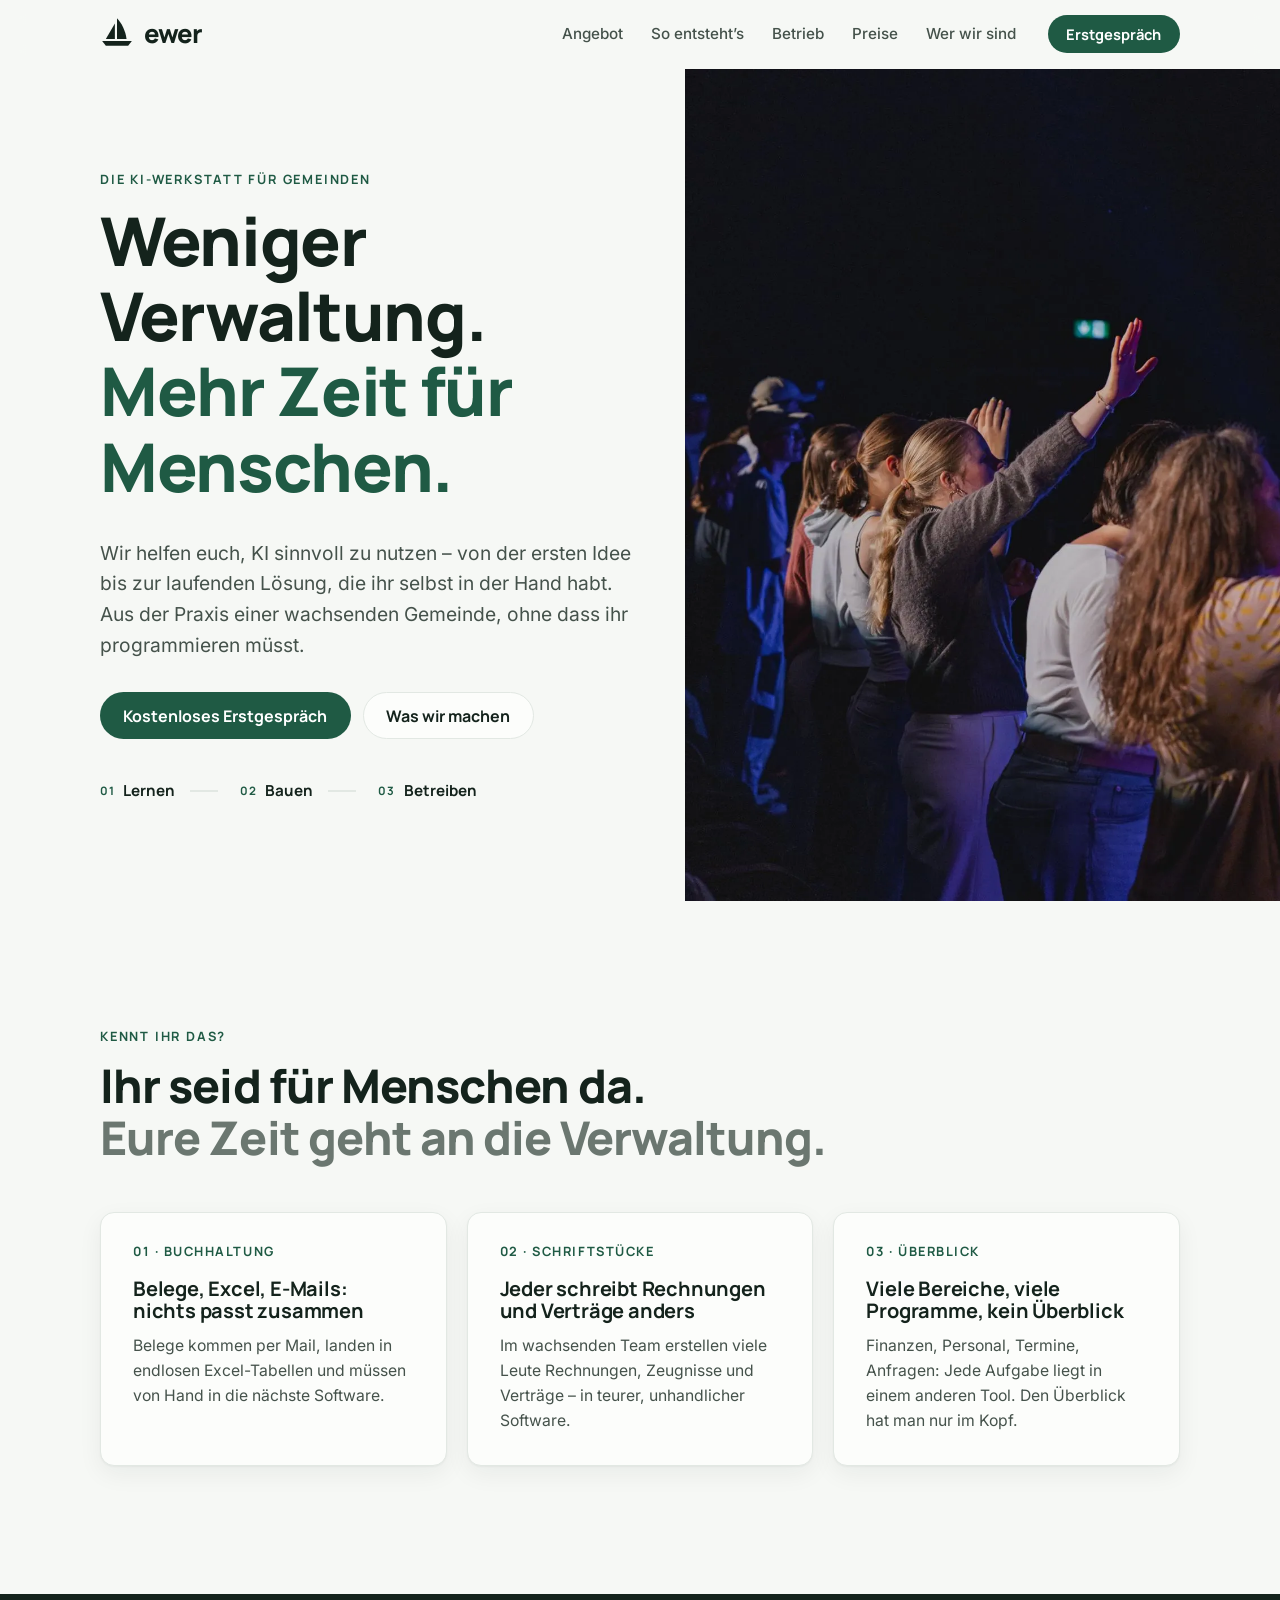
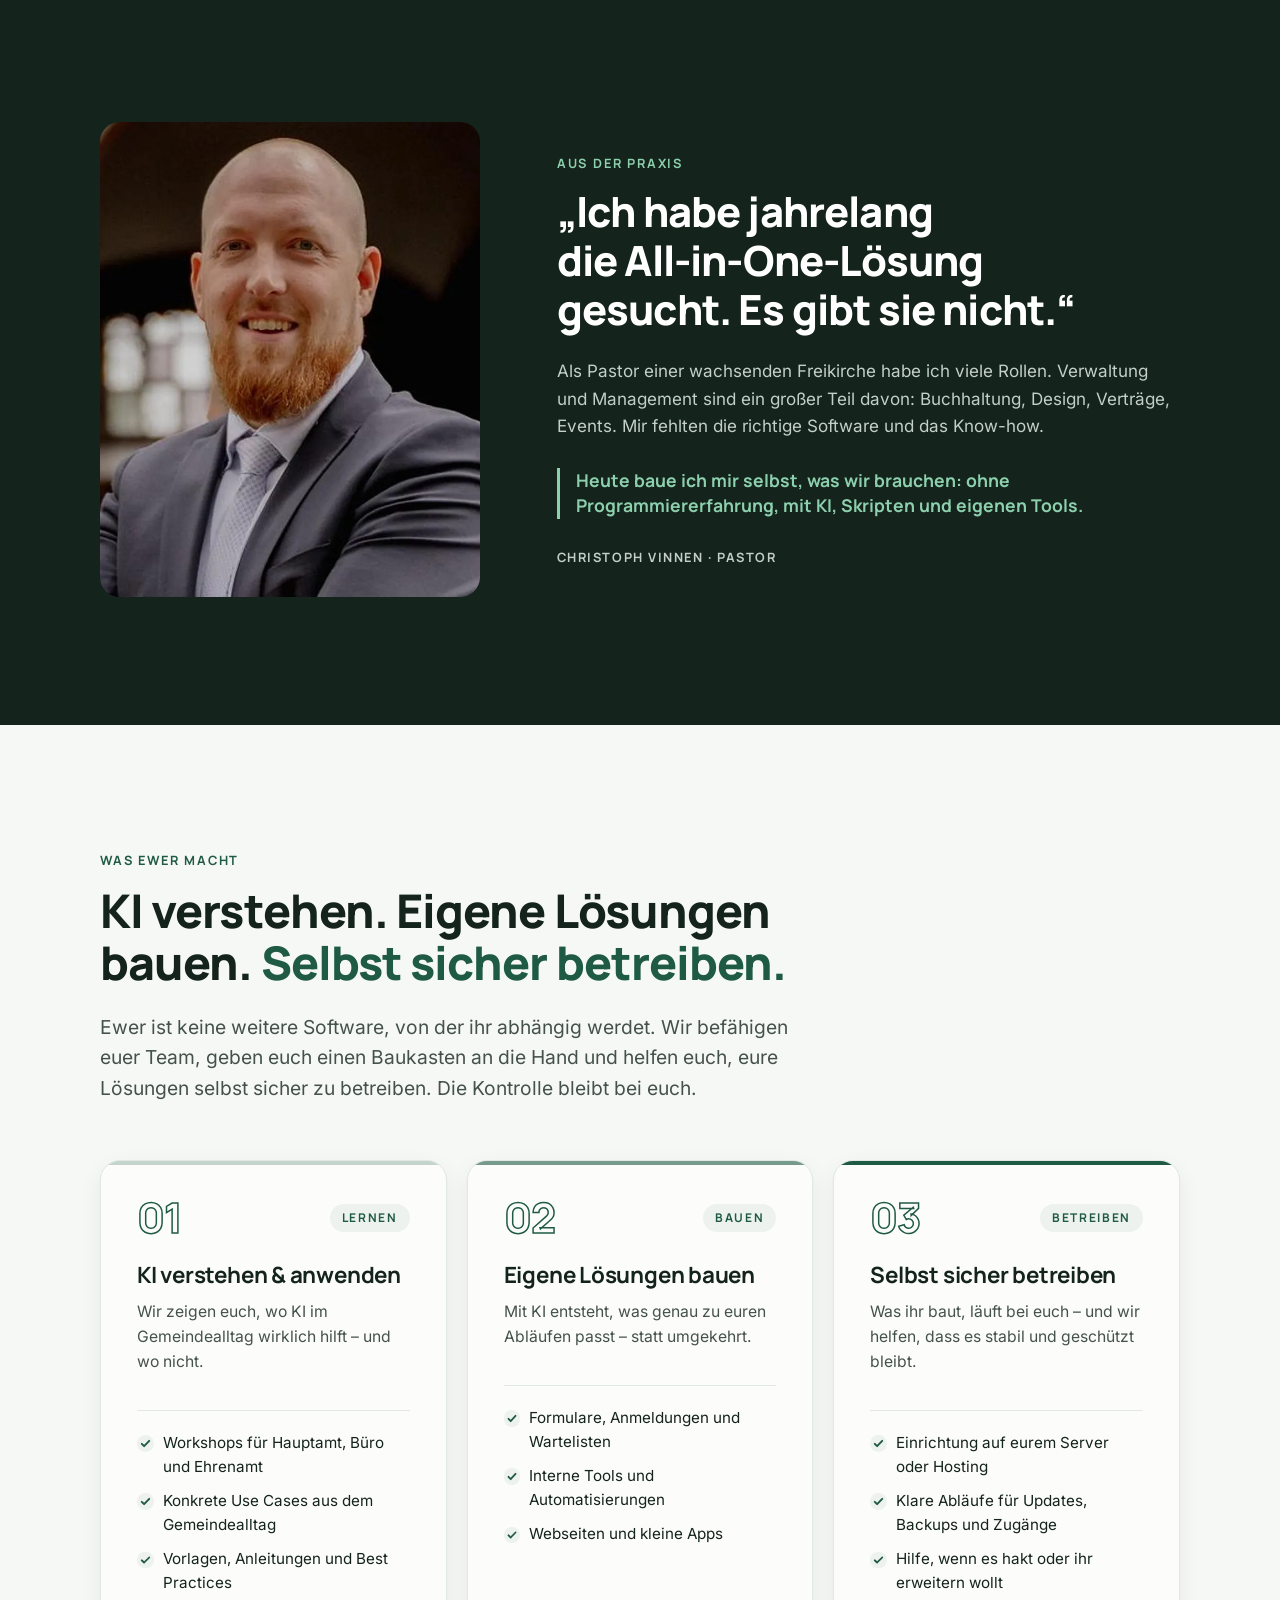
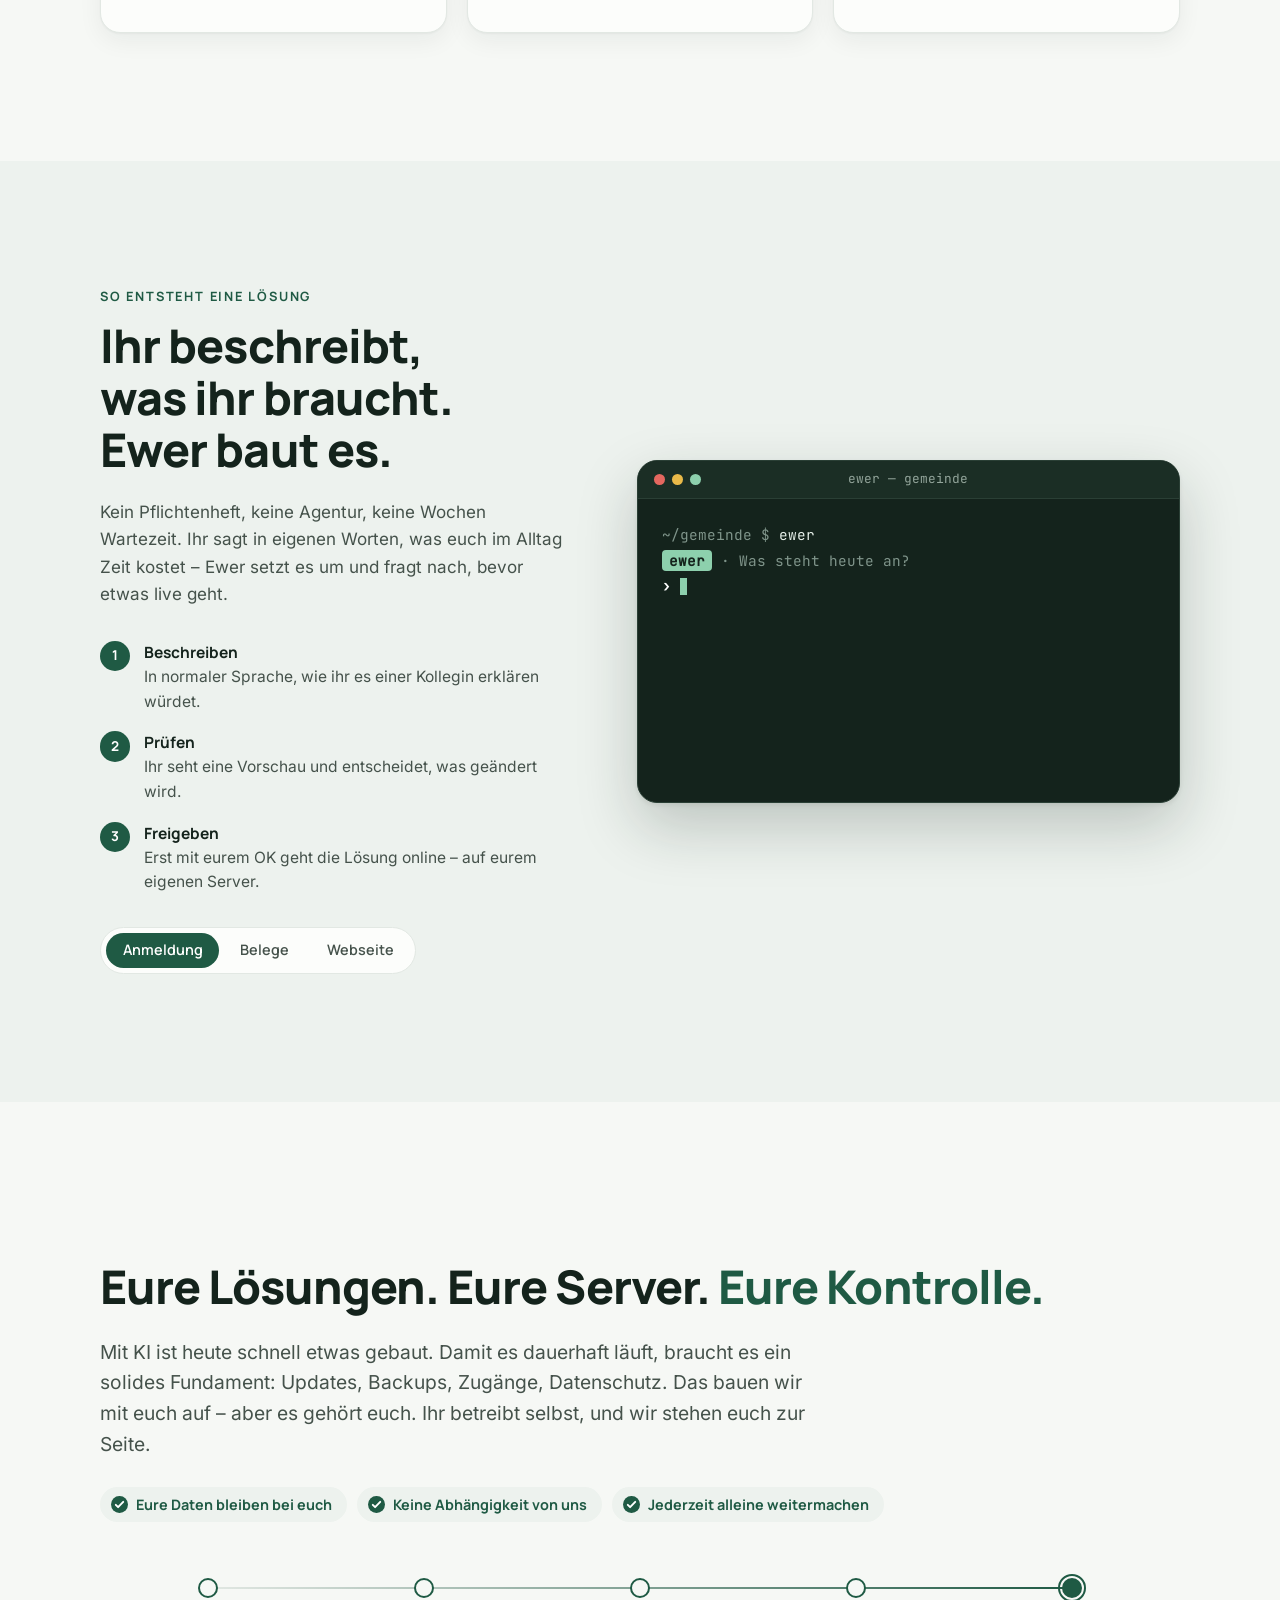
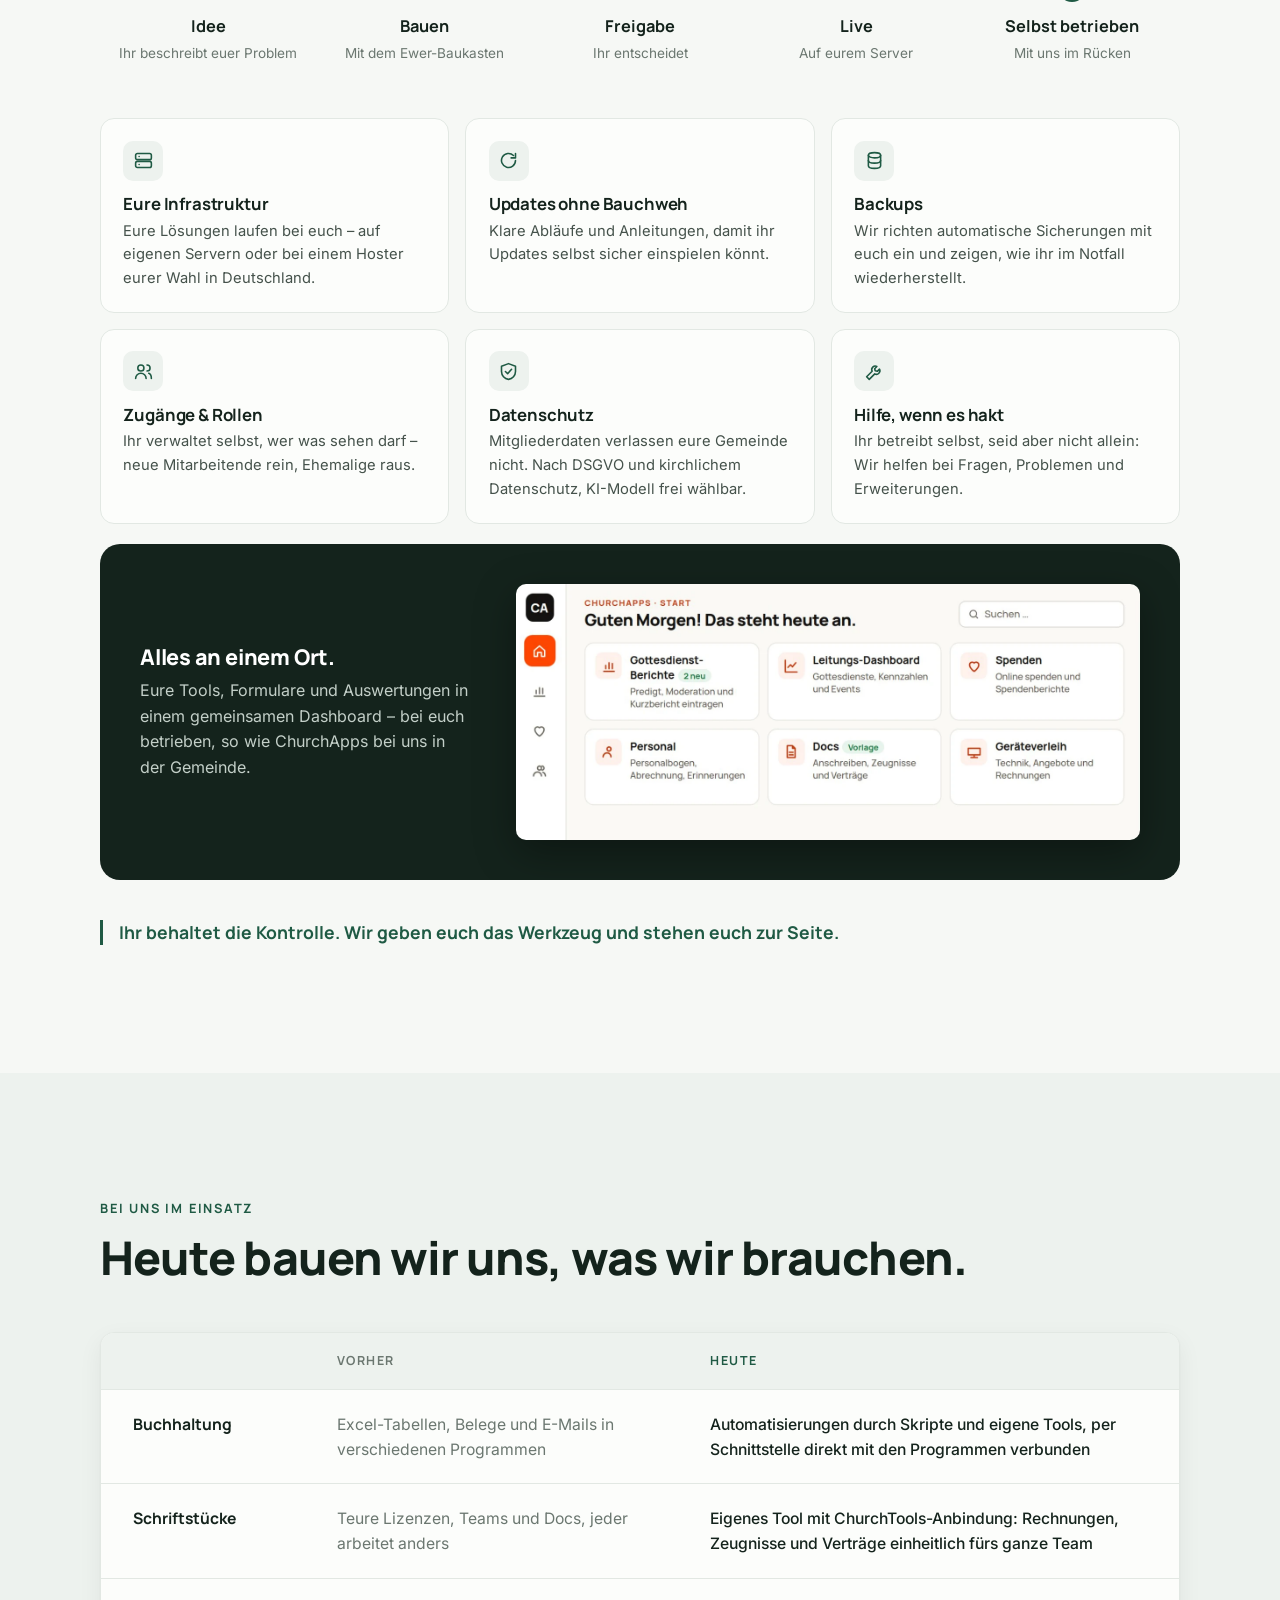
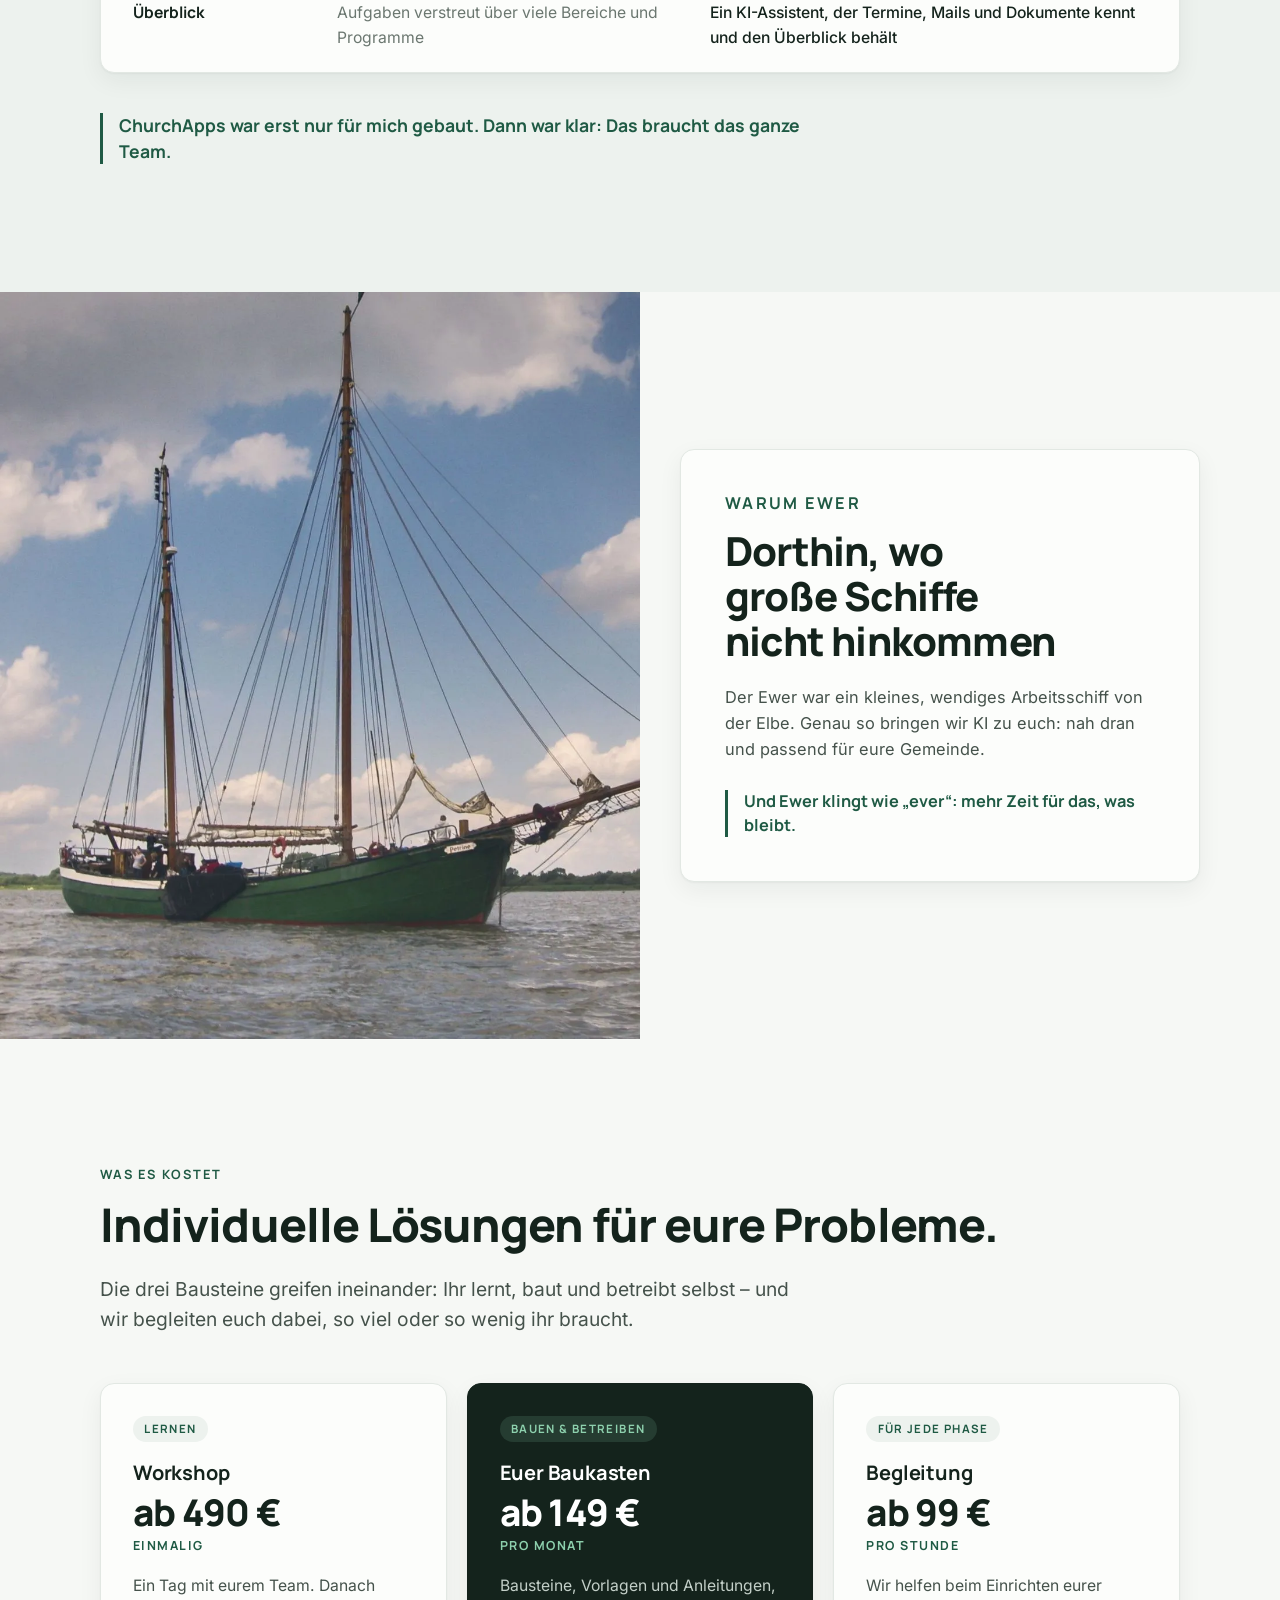
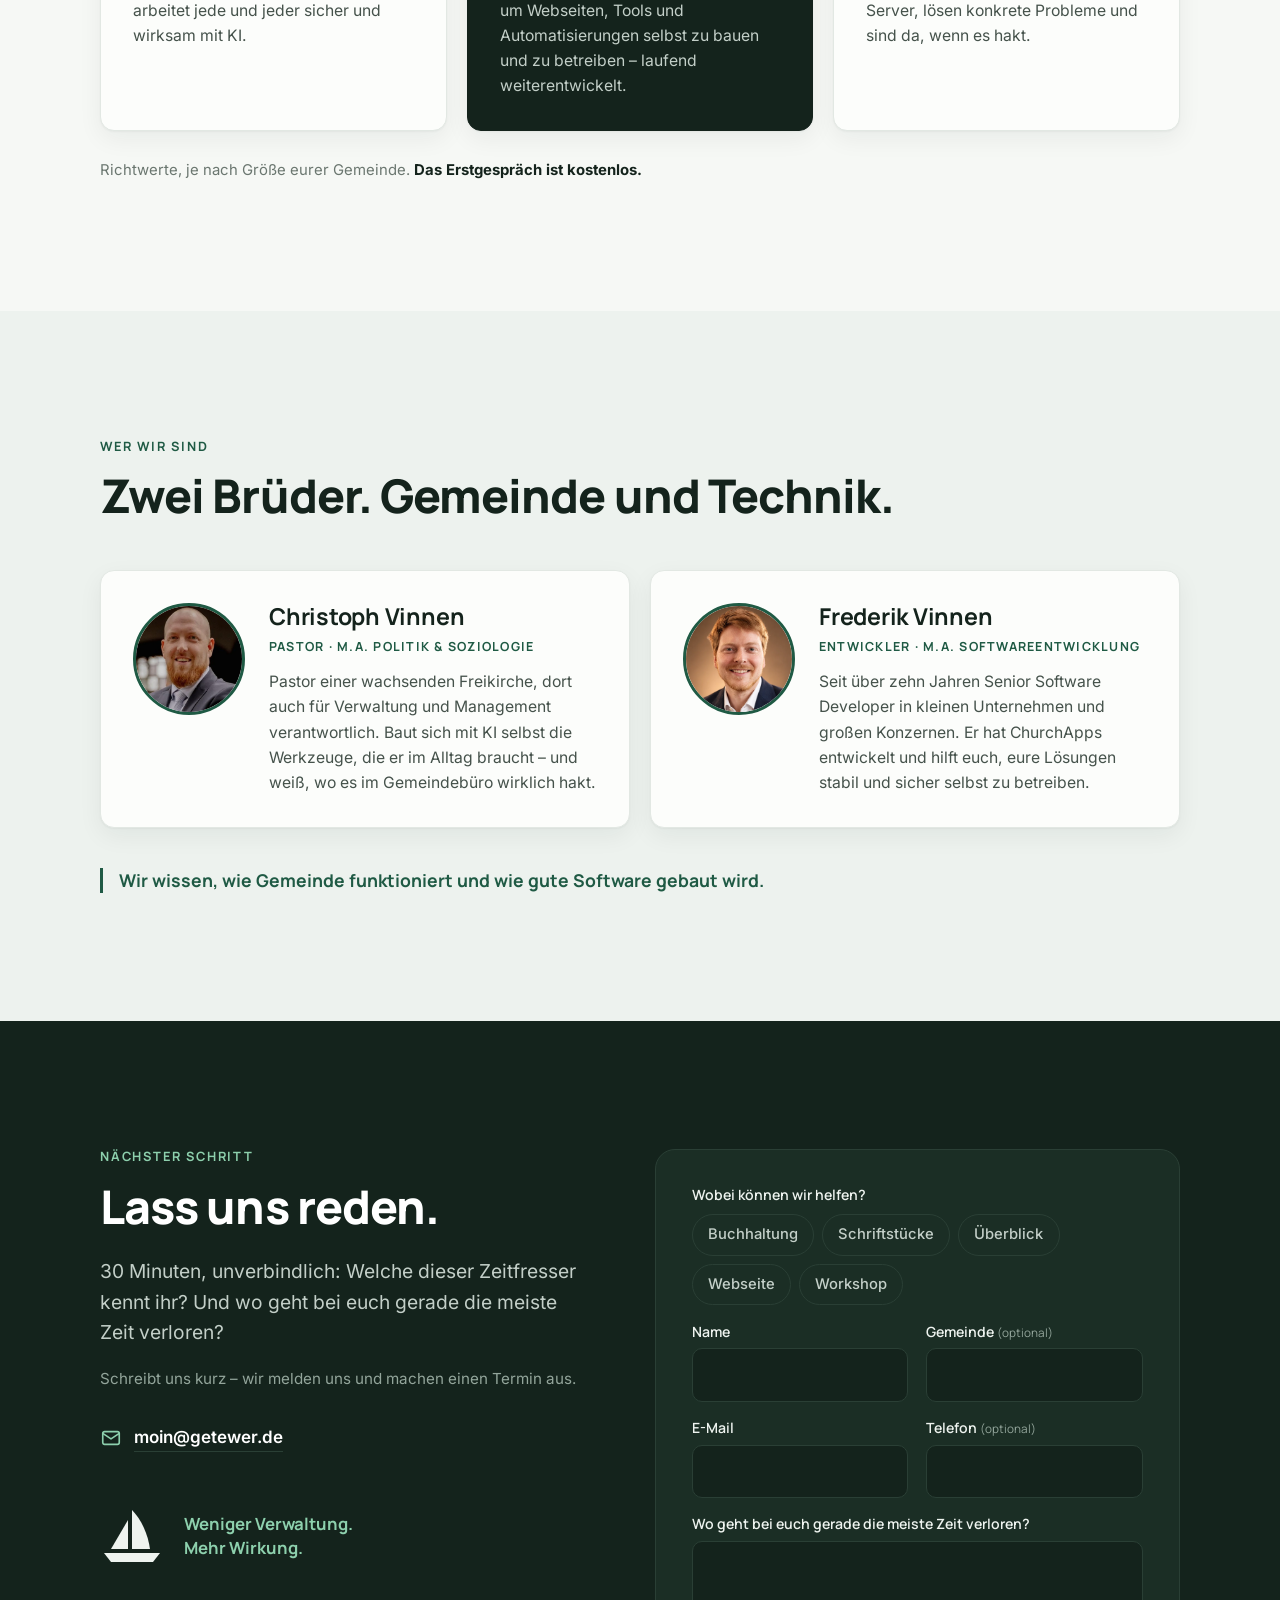
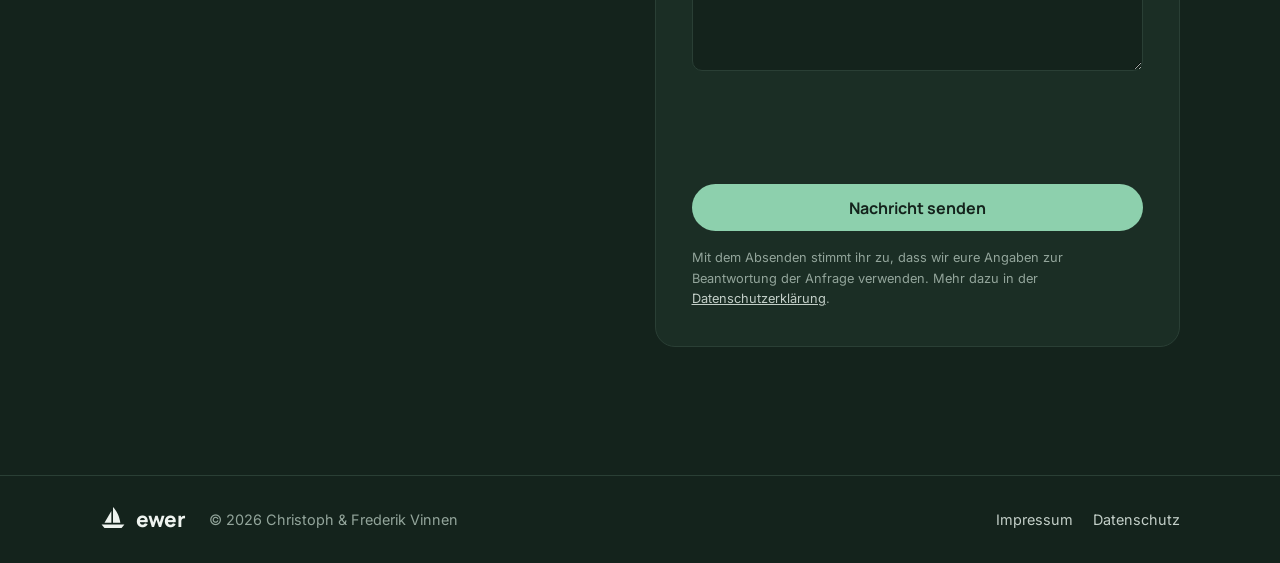
<file: index.html>
<!doctype html>
<html lang="de">
<head>
  <meta charset="utf-8">
  <meta name="viewport" content="width=device-width, initial-scale=1">
  <title>Ewer – Die KI-Werkstatt für Gemeinden</title>
  <meta name="description" content="Ewer hilft Gemeinden, KI sinnvoll zu nutzen – von der ersten Idee bis zur laufenden Lösung. KI verstehen, eigene Lösungen bauen, selbst sicher betreiben – die Kontrolle bleibt bei euch.">
  <meta name="theme-color" content="#14231c">
  <link rel="canonical" href="https://getewer.de/">
  <link rel="icon" href="assets/img/favicon.svg" type="image/svg+xml">

  <meta property="og:type" content="website">
  <meta property="og:url" content="https://getewer.de/">
  <meta property="og:title" content="Ewer – Die KI-Werkstatt für Gemeinden">
  <meta property="og:description" content="KI verstehen. Eigene Lösungen bauen. Selbst sicher betreiben.">
  <meta property="og:image" content="https://getewer.de/assets/img/hero.webp">
  <meta property="og:locale" content="de_DE">

  <link rel="preload" href="assets/fonts/manrope.woff2" as="font" type="font/woff2" crossorigin>
  <link rel="preload" href="assets/fonts/inter.woff2" as="font" type="font/woff2" crossorigin>
  <link rel="stylesheet" href="assets/css/style.css">
</head>
<body>
  <a class="skip" href="#main">Zum Inhalt springen</a>

  <!-- ───────────── Navigation ───────────── -->
  <header class="nav" id="top">
    <div class="wrap nav__inner">
      <a class="logo" href="#top" aria-label="Ewer – zur Startseite">
        <svg class="logo__mark" viewBox="0 0 64 56" aria-hidden="true"><use href="#boat"/></svg>
        <span>ewer</span>
      </a>
      <nav class="nav__links" aria-label="Hauptnavigation">
        <a href="#angebot">Angebot</a>
        <a href="#so-gehts">So entsteht’s</a>
        <a href="#betrieb">Betrieb</a>
        <a href="#preise">Preise</a>
        <a href="#team">Wer wir sind</a>
      </nav>
      <a class="btn btn--primary btn--sm" href="#kontakt">Erstgespräch</a>
    </div>
  </header>

  <main id="main">

    <!-- ───────────── Hero ───────────── -->
    <section class="hero">
      <div class="hero__text">
        <p class="eyebrow">Die KI-Werkstatt für Gemeinden</p>
        <h1>Weniger Verwaltung.<br><span class="accent">Mehr Zeit für Menschen.</span></h1>
        <p class="lead">Wir helfen euch, KI sinnvoll zu nutzen – von der ersten Idee bis zur laufenden Lösung, die ihr selbst in der Hand habt. Aus der Praxis einer wachsenden Gemeinde, ohne dass ihr programmieren müsst.</p>
        <div class="hero__cta">
          <a class="btn btn--primary" href="#kontakt">Kostenloses Erstgespräch</a>
          <a class="btn btn--ghost" href="#angebot">Was wir machen</a>
        </div>
        <ol class="steps" aria-label="Unser Ansatz">
          <li><span>01</span>Lernen</li>
          <li><span>02</span>Bauen</li>
          <li><span>03</span>Betreiben</li>
        </ol>
      </div>
      <div class="hero__media">
        <img src="assets/img/hero.webp" alt="Gemeinde im Lobpreis mit erhobenen Händen" width="1200" height="1473" fetchpriority="high">
      </div>
    </section>

    <!-- ───────────── Probleme ───────────── -->
    <section class="section" id="probleme">
      <div class="wrap">
        <p class="eyebrow reveal">Kennt ihr das?</p>
        <h2 class="reveal">Ihr seid für Menschen da.<br><span class="muted">Eure Zeit geht an die Verwaltung.</span></h2>

        <div class="grid grid--3">
          <article class="card reveal">
            <p class="card__num">01 · Buchhaltung</p>
            <h3>Belege, Excel, E-Mails: nichts passt zusammen</h3>
            <p>Belege kommen per Mail, landen in endlosen Excel-Tabellen und müssen von Hand in die nächste Software.</p>
          </article>
          <article class="card reveal">
            <p class="card__num">02 · Schriftstücke</p>
            <h3>Jeder schreibt Rechnungen und Verträge anders</h3>
            <p>Im wachsenden Team erstellen viele Leute Rechnungen, Zeugnisse und Verträge – in teurer, unhandlicher Software.</p>
          </article>
          <article class="card reveal">
            <p class="card__num">03 · Überblick</p>
            <h3>Viele Bereiche, viele Programme, kein Überblick</h3>
            <p>Finanzen, Personal, Termine, Anfragen: Jede Aufgabe liegt in einem anderen Tool. Den Überblick hat man nur im Kopf.</p>
          </article>
        </div>
      </div>
    </section>

    <!-- ───────────── Testimonial ───────────── -->
    <section class="section section--dark" id="praxis">
      <div class="wrap testimonial">
        <figure class="testimonial__photo reveal">
          <img src="assets/img/christoph.webp" alt="Christoph Vinnen, Pastor" width="688" height="900" loading="lazy">
        </figure>
        <div class="testimonial__body reveal">
          <p class="eyebrow eyebrow--light">Aus der Praxis</p>
          <blockquote>
            <p class="testimonial__quote">„Ich habe jahrelang die All-in-One-Lösung gesucht. Es gibt sie nicht.“</p>
            <p>Als Pastor einer wachsenden Freikirche habe ich viele Rollen. Verwaltung und Management sind ein großer Teil davon: Buchhaltung, Design, Verträge, Events. Mir fehlten die richtige Software und das Know-how.</p>
            <p class="callout callout--light">Heute baue ich mir selbst, was wir brauchen: ohne Programmiererfahrung, mit KI, Skripten und eigenen Tools.</p>
          </blockquote>
          <p class="byline">Christoph Vinnen · Pastor</p>
        </div>
      </div>
    </section>

    <!-- ───────────── Angebot: Lernen – Bauen – Betreiben ───────────── -->
    <section class="section" id="angebot">
      <div class="wrap">
        <p class="eyebrow reveal">Was Ewer macht</p>
        <h2 class="reveal">KI verstehen. Eigene Lösungen bauen. <span class="accent">Selbst sicher betreiben.</span></h2>
        <p class="lead reveal">Ewer ist keine weitere Software, von der ihr abhängig werdet. Wir befähigen euer Team, geben euch einen Baukasten an die Hand und helfen euch, eure Lösungen selbst sicher zu betreiben. Die Kontrolle bleibt bei euch.</p>

        <div class="pillars">
          <article class="pillar reveal">
            <div class="pillar__head">
              <span class="pillar__num">01</span>
              <span class="pillar__tag">Lernen</span>
            </div>
            <h3>KI verstehen &amp; anwenden</h3>
            <p>Wir zeigen euch, wo KI im Gemeindealltag wirklich hilft – und wo nicht.</p>
            <ul class="ticks">
              <li>Workshops für Hauptamt, Büro und Ehrenamt</li>
              <li>Konkrete Use Cases aus dem Gemeindealltag</li>
              <li>Vorlagen, Anleitungen und Best Practices</li>
            </ul>
          </article>
          <article class="pillar reveal">
            <div class="pillar__head">
              <span class="pillar__num">02</span>
              <span class="pillar__tag">Bauen</span>
            </div>
            <h3>Eigene Lösungen bauen</h3>
            <p>Mit KI entsteht, was genau zu euren Abläufen passt – statt umgekehrt.</p>
            <ul class="ticks">
              <li>Formulare, Anmeldungen und Wartelisten</li>
              <li>Interne Tools und Automatisierungen</li>
              <li>Webseiten und kleine Apps</li>
            </ul>
          </article>
          <article class="pillar reveal">
            <div class="pillar__head">
              <span class="pillar__num">03</span>
              <span class="pillar__tag">Betreiben</span>
            </div>
            <h3>Selbst sicher betreiben</h3>
            <p>Was ihr baut, läuft bei euch – und wir helfen, dass es stabil und geschützt bleibt.</p>
            <ul class="ticks">
              <li>Einrichtung auf eurem Server oder Hosting</li>
              <li>Klare Abläufe für Updates, Backups und Zugänge</li>
              <li>Hilfe, wenn es hakt oder ihr erweitern wollt</li>
            </ul>
          </article>
        </div>
      </div>
    </section>

    <!-- ───────────── So entsteht eine Lösung (Terminal) ───────────── -->
    <section class="section section--tint" id="so-gehts">
      <div class="wrap demo">
        <div class="demo__text">
          <p class="eyebrow reveal">So entsteht eine Lösung</p>
          <h2 class="reveal">Ihr beschreibt, was ihr braucht. Ewer baut es.</h2>
          <p class="reveal">Kein Pflichtenheft, keine Agentur, keine Wochen Wartezeit. Ihr sagt in eigenen Worten, was euch im Alltag Zeit kostet – Ewer setzt es um und fragt nach, bevor etwas live geht.</p>

          <ol class="howto reveal">
            <li><strong>Beschreiben</strong> In normaler Sprache, wie ihr es einer Kollegin erklären würdet.</li>
            <li><strong>Prüfen</strong> Ihr seht eine Vorschau und entscheidet, was geändert wird.</li>
            <li><strong>Freigeben</strong> Erst mit eurem OK geht die Lösung online – auf eurem eigenen Server.</li>
          </ol>

          <div class="tabs reveal" role="tablist" aria-label="Beispiele">
            <button class="tab is-active" role="tab" aria-controls="terminal" aria-selected="true" data-scenario="0">Anmeldung</button>
            <button class="tab" role="tab" aria-controls="terminal" aria-selected="false" data-scenario="1">Belege</button>
            <button class="tab" role="tab" aria-controls="terminal" aria-selected="false" data-scenario="2">Webseite</button>
          </div>
        </div>

        <div class="terminal reveal">
          <div class="terminal__bar">
            <span class="terminal__dots" aria-hidden="true"><i></i><i></i><i></i></span>
            <span class="terminal__title">ewer — gemeinde</span>
          </div>
          <pre class="terminal__body" id="terminal" aria-live="off"><span class="t-dim">~/gemeinde $</span> ewer
<span class="t-brand">ewer</span> <span class="t-dim">· Was steht heute an?</span>
<span class="t-user">› Baue eine Anmeldung für die Kinderfreizeit</span>
<span class="t-ok">✓</span> Formular mit Alter, Allergien und Notfallkontakt
<span class="t-ok">✓</span> Warteliste ab 40 Kindern
<span class="t-ok">✓</span> Bestätigungsmail an die Eltern
<span class="t-ask">? Vorschau ansehen und freigeben?</span> <span class="t-user">ja</span>
<span class="t-live">● Live</span> unter gemeinde.de/kinderfreizeit
<span class="t-dim">  Läuft auf eurem Server. Backups sind eingerichtet.</span></pre>
        </div>
      </div>
    </section>

    <!-- ───────────── Betrieb ───────────── -->
    <section class="section" id="betrieb">
      <div class="wrap">
        <p class="eyebrow reveal">Betrieb</p>
        <h2 class="reveal">Eure Lösungen. Eure Server. <span class="accent">Eure Kontrolle.</span></h2>
        <p class="lead reveal">Mit KI ist heute schnell etwas gebaut. Damit es dauerhaft läuft, braucht es ein solides Fundament: Updates, Backups, Zugänge, Datenschutz. Das bauen wir mit euch auf – aber es gehört euch. Ihr betreibt selbst, und wir stehen euch zur Seite.</p>
        <ul class="promises reveal">
          <li>Eure Daten bleiben bei euch</li>
          <li>Keine Abhängigkeit von uns</li>
          <li>Jederzeit alleine weitermachen</li>
        </ul>

        <ol class="flow reveal" aria-label="Von der Idee bis zum laufenden Betrieb">
          <li><span class="flow__dot"></span><strong>Idee</strong><small>Ihr beschreibt euer Problem</small></li>
          <li><span class="flow__dot"></span><strong>Bauen</strong><small>Mit dem Ewer-Baukasten</small></li>
          <li><span class="flow__dot"></span><strong>Freigabe</strong><small>Ihr entscheidet</small></li>
          <li><span class="flow__dot"></span><strong>Live</strong><small>Auf eurem Server</small></li>
          <li><span class="flow__dot flow__dot--pulse"></span><strong>Selbst betrieben</strong><small>Mit uns im Rücken</small></li>
        </ol>

        <div class="ops">
          <div class="grid grid--3 ops__grid">
            <article class="op reveal">
              <div class="icon" aria-hidden="true"><svg viewBox="0 0 24 24"><rect x="3" y="4" width="18" height="7" rx="2"/><rect x="3" y="13" width="18" height="7" rx="2"/><path d="M7 7.5h.01M7 16.5h.01"/></svg></div>
              <h3>Eure Infrastruktur</h3>
              <p>Eure Lösungen laufen bei euch – auf eigenen Servern oder bei einem Hoster eurer Wahl in Deutschland.</p>
            </article>
            <article class="op reveal">
              <div class="icon" aria-hidden="true"><svg viewBox="0 0 24 24"><path d="M20 12a8 8 0 1 1-2.3-5.7"/><path d="M20 4v5h-5"/></svg></div>
              <h3>Updates ohne Bauchweh</h3>
              <p>Klare Abläufe und Anleitungen, damit ihr Updates selbst sicher einspielen könnt.</p>
            </article>
            <article class="op reveal">
              <div class="icon" aria-hidden="true"><svg viewBox="0 0 24 24"><ellipse cx="12" cy="6" rx="7" ry="3"/><path d="M5 6v6c0 1.7 3.1 3 7 3s7-1.3 7-3V6"/><path d="M5 12v6c0 1.7 3.1 3 7 3s7-1.3 7-3v-6"/></svg></div>
              <h3>Backups</h3>
              <p>Wir richten automatische Sicherungen mit euch ein und zeigen, wie ihr im Notfall wiederherstellt.</p>
            </article>
            <article class="op reveal">
              <div class="icon" aria-hidden="true"><svg viewBox="0 0 24 24"><circle cx="9" cy="8" r="3.5"/><path d="M3 20c0-3.3 2.7-6 6-6s6 2.7 6 6"/><path d="M16 4.5a3.5 3.5 0 0 1 0 7M18 14c2 .7 3 3 3 6"/></svg></div>
              <h3>Zugänge &amp; Rollen</h3>
              <p>Ihr verwaltet selbst, wer was sehen darf – neue Mitarbeitende rein, Ehemalige raus.</p>
            </article>
            <article class="op reveal">
              <div class="icon" aria-hidden="true"><svg viewBox="0 0 24 24"><path d="M12 3l8 3v6c0 4.5-3.4 8.2-8 9-4.6-.8-8-4.5-8-9V6z"/><path d="M8.5 12l2.5 2.5 4.5-5"/></svg></div>
              <h3>Datenschutz</h3>
              <p>Mitgliederdaten verlassen eure Gemeinde nicht. Nach DSGVO und kirchlichem Datenschutz, KI-Modell frei wählbar.</p>
            </article>
            <article class="op reveal">
              <div class="icon" aria-hidden="true"><svg viewBox="0 0 24 24"><path d="M14.7 6.3a4 4 0 0 0-5.4 5.4L3 18l3 3 6.3-6.3a4 4 0 0 0 5.4-5.4l-2.5 2.5-2.4-.6-.6-2.4z"/></svg></div>
              <h3>Hilfe, wenn es hakt</h3>
              <p>Ihr betreibt selbst, seid aber nicht allein: Wir helfen bei Fragen, Problemen und Erweiterungen.</p>
            </article>
          </div>

          <figure class="dashboard reveal">
            <img src="assets/img/churchapps.webp" alt="Startseite von ChurchApps mit Kacheln für Gottesdienst-Berichte, Leitungs-Dashboard, Spenden, Personal, Docs und Geräteverleih" width="1424" height="584" loading="lazy">
            <figcaption><strong>Alles an einem Ort.</strong> Eure Tools, Formulare und Auswertungen in einem gemeinsamen Dashboard – bei euch betrieben, so wie ChurchApps bei uns in der Gemeinde.</figcaption>
          </figure>
        </div>

        <p class="callout reveal">Ihr behaltet die Kontrolle. Wir geben euch das Werkzeug und stehen euch zur Seite.</p>
      </div>
    </section>

    <!-- ───────────── Vorher / Heute ───────────── -->
    <section class="section section--tint" id="einsatz">
      <div class="wrap">
        <p class="eyebrow reveal">Bei uns im Einsatz</p>
        <h2 class="reveal">Heute bauen wir uns, was wir brauchen.</h2>

        <div class="compare reveal" role="table" aria-label="Vorher und heute im Vergleich">
          <div class="compare__row compare__row--head" role="row">
            <span role="columnheader"></span>
            <span role="columnheader">Vorher</span>
            <span role="columnheader">Heute</span>
          </div>
          <div class="compare__row" role="row">
            <strong role="rowheader">Buchhaltung</strong>
            <span role="cell" class="compare__before">Excel-Tabellen, Belege und E-Mails in verschiedenen Programmen</span>
            <span role="cell" class="compare__after">Automatisierungen durch Skripte und eigene Tools, per Schnittstelle direkt mit den Programmen verbunden</span>
          </div>
          <div class="compare__row" role="row">
            <strong role="rowheader">Schriftstücke</strong>
            <span role="cell" class="compare__before">Teure Lizenzen, Teams und Docs, jeder arbeitet anders</span>
            <span role="cell" class="compare__after">Eigenes Tool mit ChurchTools-Anbindung: Rechnungen, Zeugnisse und Verträge einheitlich fürs ganze Team</span>
          </div>
          <div class="compare__row" role="row">
            <strong role="rowheader">Überblick</strong>
            <span role="cell" class="compare__before">Aufgaben verstreut über viele Bereiche und Programme</span>
            <span role="cell" class="compare__after">Ein KI-Assistent, der Termine, Mails und Dokumente kennt und den Überblick behält</span>
          </div>
        </div>
        <p class="callout reveal">ChurchApps war erst nur für mich gebaut. Dann war klar: Das braucht das ganze Team.</p>
      </div>
    </section>

    <!-- ───────────── Warum Ewer ───────────── -->
    <section class="story" id="warum">
      <div class="story__media">
        <img src="assets/img/ship.webp" alt="Ein grüner Ewer, ein traditionelles Segelschiff, auf der Elbe" width="1100" height="1284" loading="lazy">
      </div>
      <div class="story__text">
        <div class="card card--float reveal">
          <p class="eyebrow">Warum Ewer</p>
          <h2>Dorthin, wo große Schiffe nicht hinkommen</h2>
          <p>Der Ewer war ein kleines, wendiges Arbeitsschiff von der Elbe. Genau so bringen wir KI zu euch: nah dran und passend für eure Gemeinde.</p>
          <p class="callout">Und Ewer klingt wie „ever“: mehr Zeit für das, was bleibt.</p>
        </div>
      </div>
    </section>

    <!-- ───────────── Preise ───────────── -->
    <section class="section" id="preise">
      <div class="wrap">
        <p class="eyebrow reveal">Was es kostet</p>
        <h2 class="reveal">Individuelle Lösungen für eure Probleme.</h2>
        <p class="lead reveal">Die drei Bausteine greifen ineinander: Ihr lernt, baut und betreibt selbst – und wir begleiten euch dabei, so viel oder so wenig ihr braucht.</p>

        <div class="grid grid--3 pricing">
          <article class="card price reveal">
            <p class="price__pillar">Lernen</p>
            <h3>Workshop</h3>
            <p class="price__amount">ab 490 €</p>
            <p class="price__unit">einmalig</p>
            <p>Ein Tag mit eurem Team. Danach arbeitet jede und jeder sicher und wirksam mit KI.</p>
          </article>
          <article class="card price price--featured reveal">
            <p class="price__pillar">Bauen &amp; Betreiben</p>
            <h3>Euer Baukasten</h3>
            <p class="price__amount">ab 149 €</p>
            <p class="price__unit">pro Monat</p>
            <p>Bausteine, Vorlagen und Anleitungen, um Webseiten, Tools und Automatisierungen selbst zu bauen und zu betreiben – laufend weiterentwickelt.</p>
          </article>
          <article class="card price reveal">
            <p class="price__pillar">Für jede Phase</p>
            <h3>Begleitung</h3>
            <p class="price__amount">ab 99 €</p>
            <p class="price__unit">pro Stunde</p>
            <p>Wir helfen beim Einrichten eurer Server, lösen konkrete Probleme und sind da, wenn es hakt.</p>
          </article>
        </div>
        <p class="fineprint reveal">Richtwerte, je nach Größe eurer Gemeinde. <strong>Das Erstgespräch ist kostenlos.</strong></p>
      </div>
    </section>

    <!-- ───────────── Team ───────────── -->
    <section class="section section--tint" id="team">
      <div class="wrap">
        <p class="eyebrow reveal">Wer wir sind</p>
        <h2 class="reveal">Zwei Brüder. Gemeinde und Technik.</h2>

        <div class="grid grid--2">
          <article class="card person reveal">
            <img class="person__photo" src="assets/img/christoph.webp" alt="Porträt von Christoph Vinnen" width="112" height="112" loading="lazy">
            <div>
              <h3>Christoph Vinnen</h3>
              <p class="person__role">Pastor · M.A. Politik &amp; Soziologie</p>
              <p>Pastor einer wachsenden Freikirche, dort auch für Verwaltung und Management verantwortlich. Baut sich mit KI selbst die Werkzeuge, die er im Alltag braucht – und weiß, wo es im Gemeindebüro wirklich hakt.</p>
            </div>
          </article>
          <article class="card person reveal">
            <img class="person__photo" src="assets/img/frederik.webp" alt="Porträt von Frederik Vinnen" width="112" height="112" loading="lazy">
            <div>
              <h3>Frederik Vinnen</h3>
              <p class="person__role">Entwickler · M.A. Softwareentwicklung</p>
              <p>Seit über zehn Jahren Senior Software Developer in kleinen Unternehmen und großen Konzernen. Er hat ChurchApps entwickelt und hilft euch, eure Lösungen stabil und sicher selbst zu betreiben.</p>
            </div>
          </article>
        </div>
        <p class="callout reveal">Wir wissen, wie Gemeinde funktioniert und wie gute Software gebaut wird.</p>
      </div>
    </section>

    <!-- ───────────── Kontakt ───────────── -->
    <section class="section section--dark" id="kontakt">
      <div class="wrap contact">
        <div class="contact__intro reveal">
          <p class="eyebrow eyebrow--light">Nächster Schritt</p>
          <h2>Lass uns reden.</h2>
          <p class="lead">30 Minuten, unverbindlich: Welche dieser Zeitfresser kennt ihr? Und wo geht bei euch gerade die meiste Zeit verloren?</p>
          <p class="contact__sub">Schreibt uns kurz – wir melden uns und machen einen Termin aus.</p>
          <ul class="contact__direct">
            <li>
              <svg viewBox="0 0 24 24" aria-hidden="true"><rect x="3" y="5" width="18" height="14" rx="2"/><path d="M3 7l9 6 9-6"/></svg>
              <a href="#" data-email>E-Mail schreiben</a>
            </li>
          </ul>
          <div class="contact__brand" aria-hidden="true">
            <svg viewBox="0 0 64 56"><use href="#boat"/></svg>
            <p>Weniger Verwaltung.<br>Mehr Wirkung.</p>
          </div>
        </div>

        <form class="form reveal" id="contact-form" novalidate>
          <fieldset class="chips">
            <legend>Wobei können wir helfen?</legend>
            <label><input type="checkbox" name="themen" value="Buchhaltung"><span>Buchhaltung</span></label>
            <label><input type="checkbox" name="themen" value="Schriftstücke"><span>Schriftstücke</span></label>
            <label><input type="checkbox" name="themen" value="Überblick"><span>Überblick</span></label>
            <label><input type="checkbox" name="themen" value="Webseite"><span>Webseite</span></label>
            <label><input type="checkbox" name="themen" value="Workshop"><span>Workshop</span></label>
          </fieldset>

          <div class="form__row">
            <label class="field">
              <span>Name</span>
              <input type="text" name="name" autocomplete="name" required>
            </label>
            <label class="field">
              <span>Gemeinde <small>(optional)</small></span>
              <input type="text" name="gemeinde" autocomplete="organization">
            </label>
          </div>
          <div class="form__row">
            <label class="field">
              <span>E-Mail</span>
              <input type="email" name="email" autocomplete="email" required>
            </label>
            <label class="field">
              <span>Telefon <small>(optional)</small></span>
              <input type="tel" name="telefon" autocomplete="tel">
            </label>
          </div>
          <label class="field">
            <span>Wo geht bei euch gerade die meiste Zeit verloren?</span>
            <textarea name="nachricht" rows="4" required></textarea>
          </label>
          <!-- Honeypot gegen Spam-Bots -->
          <input class="hp" type="text" name="website" tabindex="-1" autocomplete="off" aria-hidden="true">
          <div class="h-captcha" data-captcha="true" data-theme="dark" data-lang="de"></div>
          <button class="btn btn--light btn--block" type="submit">Nachricht senden</button>
          <p class="form__status" id="form-status" role="status" aria-live="polite"></p>
          <p class="form__hint">Mit dem Absenden stimmt ihr zu, dass wir eure Angaben zur Beantwortung der Anfrage verwenden. Mehr dazu in der <a href="datenschutz.html">Datenschutzerklärung</a>.</p>
        </form>
      </div>
    </section>
  </main>

  <footer class="footer">
    <div class="wrap footer__inner">
      <a class="logo logo--sm" href="#top" aria-label="Nach oben">
        <svg class="logo__mark" viewBox="0 0 64 56" aria-hidden="true"><use href="#boat"/></svg>
        <span>ewer</span>
      </a>
      <p>© <span id="year">2026</span> Christoph &amp; Frederik Vinnen</p>
      <nav aria-label="Rechtliches">
        <a href="impressum.html">Impressum</a>
        <a href="datenschutz.html">Datenschutz</a>
      </nav>
    </div>
  </footer>

  <!-- Logo-Symbol (Ewer-Segelboot) -->
  <svg width="0" height="0" style="position:absolute" aria-hidden="true">
    <symbol id="boat" viewBox="0 0 64 56">
      <path fill="currentColor" d="M28 12v29H11z"/>
      <path fill="currentColor" d="M32 2c9 9 16 24 18 39H32z"/>
      <path fill="currentColor" d="M4 45h56l-7 9H11z"/>
    </symbol>
  </svg>

  <script src="assets/js/main.js" defer></script>
  <script src="https://web3forms.com/client/script.js" async defer></script>
</body>
</html>
</file>
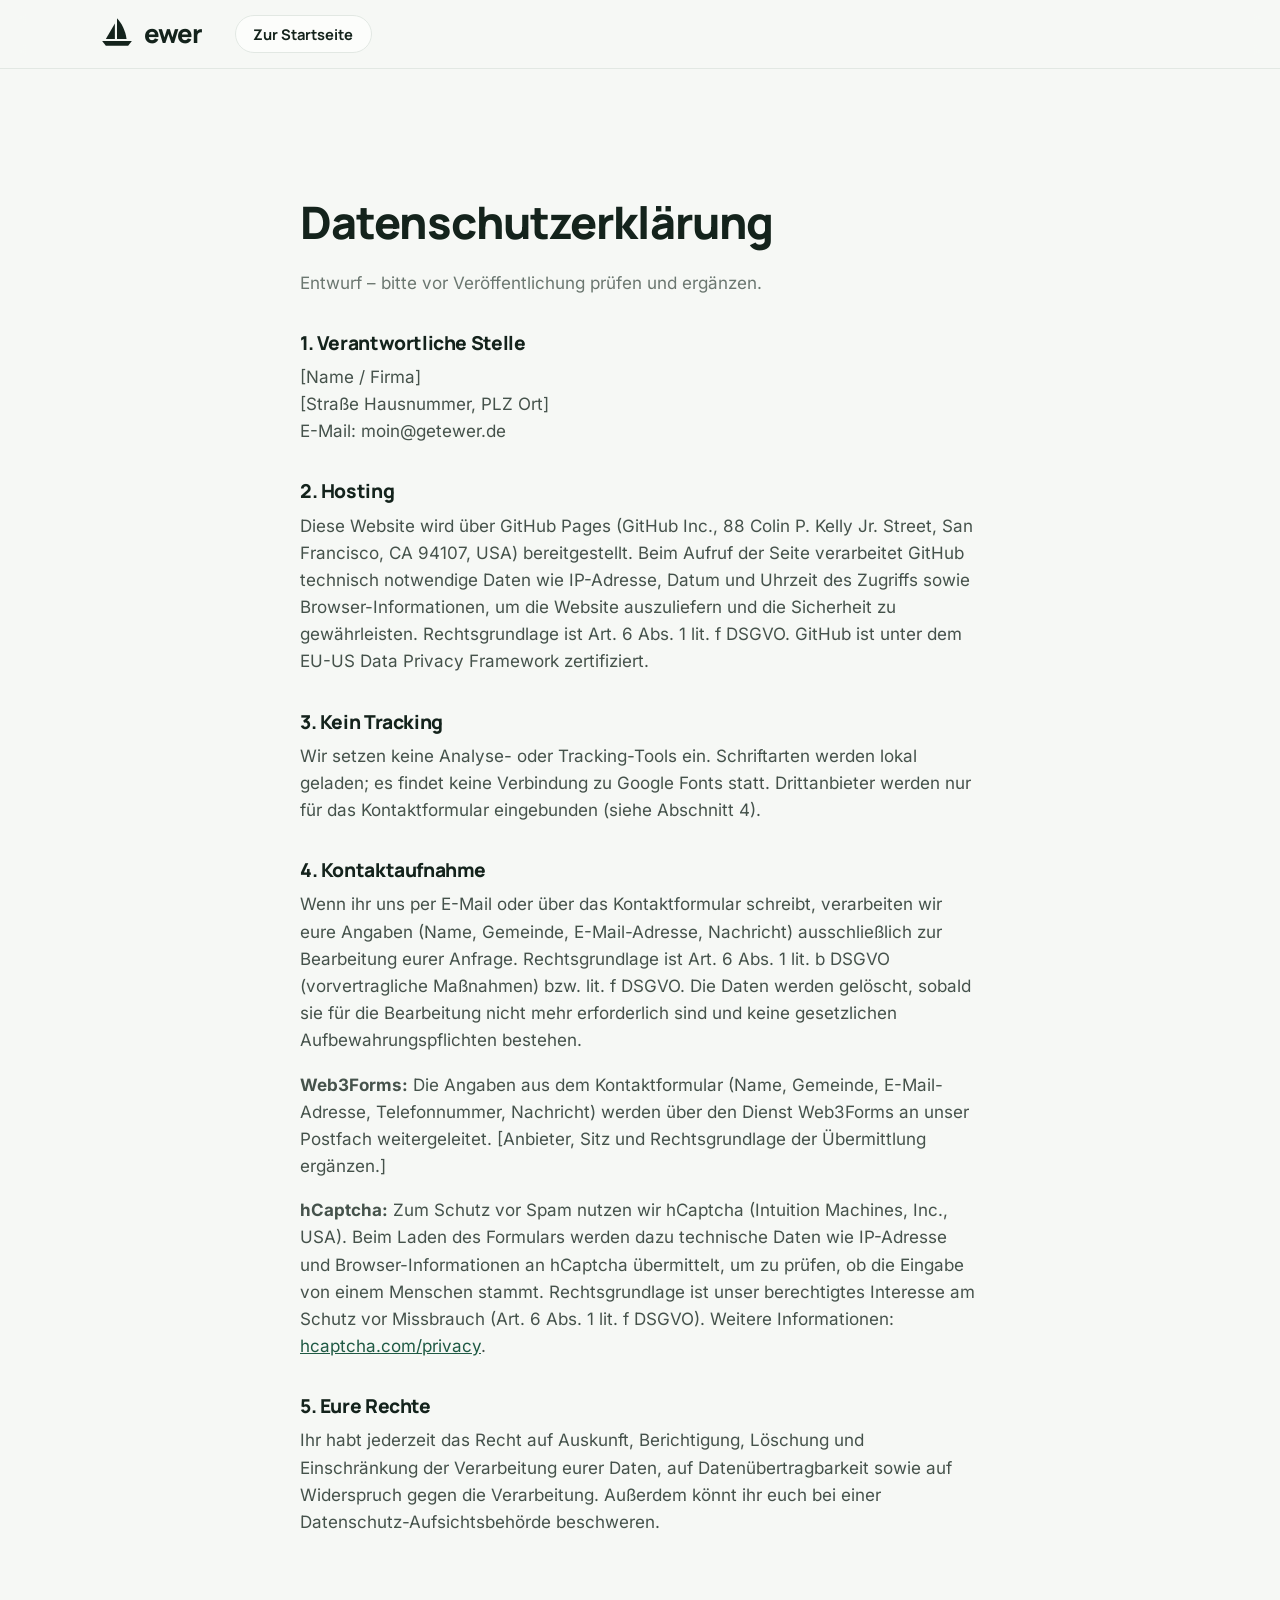
<file: datenschutz.html>
<!doctype html>
<html lang="de">
<head>
  <meta charset="utf-8">
  <meta name="viewport" content="width=device-width, initial-scale=1">
  <title>Datenschutz – Ewer</title>
  <meta name="robots" content="noindex">
  <link rel="icon" href="assets/img/favicon.svg" type="image/svg+xml">
  <link rel="stylesheet" href="assets/css/style.css">
</head>
<body class="legal">
  <header class="nav is-scrolled">
    <div class="wrap nav__inner">
      <a class="logo" href="./" aria-label="Ewer – zur Startseite">
        <svg class="logo__mark" viewBox="0 0 64 56" aria-hidden="true"><path fill="currentColor" d="M28 12v29H11z"/><path fill="currentColor" d="M32 2c9 9 16 24 18 39H32z"/><path fill="currentColor" d="M4 45h56l-7 9H11z"/></svg>
        <span>ewer</span>
      </a>
      <a class="btn btn--ghost btn--sm" href="./">Zur Startseite</a>
    </div>
  </header>

  <main class="section">
    <div class="wrap legal__body">
      <h1>Datenschutzerklärung</h1>
      <p class="muted">Entwurf – bitte vor Veröffentlichung prüfen und ergänzen.</p>

      <h2>1. Verantwortliche Stelle</h2>
      <p>
        [Name / Firma]<br>
        [Straße Hausnummer, PLZ Ort]<br>
        E-Mail: moin@getewer.de
      </p>

      <h2>2. Hosting</h2>
      <p>Diese Website wird über GitHub Pages (GitHub Inc., 88 Colin P. Kelly Jr. Street, San Francisco, CA 94107, USA) bereitgestellt. Beim Aufruf der Seite verarbeitet GitHub technisch notwendige Daten wie IP-Adresse, Datum und Uhrzeit des Zugriffs sowie Browser-Informationen, um die Website auszuliefern und die Sicherheit zu gewährleisten. Rechtsgrundlage ist Art. 6 Abs. 1 lit. f DSGVO. GitHub ist unter dem EU-US Data Privacy Framework zertifiziert.</p>

      <h2>3. Kein Tracking</h2>
      <p>Wir setzen keine Analyse- oder Tracking-Tools ein. Schriftarten werden lokal geladen; es findet keine Verbindung zu Google Fonts statt. Drittanbieter werden nur für das Kontaktformular eingebunden (siehe Abschnitt 4).</p>

      <h2>4. Kontaktaufnahme</h2>
      <p>Wenn ihr uns per E-Mail oder über das Kontaktformular schreibt, verarbeiten wir eure Angaben (Name, Gemeinde, E-Mail-Adresse, Nachricht) ausschließlich zur Bearbeitung eurer Anfrage. Rechtsgrundlage ist Art. 6 Abs. 1 lit. b DSGVO (vorvertragliche Maßnahmen) bzw. lit. f DSGVO. Die Daten werden gelöscht, sobald sie für die Bearbeitung nicht mehr erforderlich sind und keine gesetzlichen Aufbewahrungspflichten bestehen.</p>
      <p><strong>Web3Forms:</strong> Die Angaben aus dem Kontaktformular (Name, Gemeinde, E-Mail-Adresse, Telefonnummer, Nachricht) werden über den Dienst Web3Forms an unser Postfach weitergeleitet. [Anbieter, Sitz und Rechtsgrundlage der Übermittlung ergänzen.]</p>
      <p><strong>hCaptcha:</strong> Zum Schutz vor Spam nutzen wir hCaptcha (Intuition Machines, Inc., USA). Beim Laden des Formulars werden dazu technische Daten wie IP-Adresse und Browser-Informationen an hCaptcha übermittelt, um zu prüfen, ob die Eingabe von einem Menschen stammt. Rechtsgrundlage ist unser berechtigtes Interesse am Schutz vor Missbrauch (Art. 6 Abs. 1 lit. f DSGVO). Weitere Informationen: <a href="https://www.hcaptcha.com/privacy">hcaptcha.com/privacy</a>.</p>

      <h2>5. Eure Rechte</h2>
      <p>Ihr habt jederzeit das Recht auf Auskunft, Berichtigung, Löschung und Einschränkung der Verarbeitung eurer Daten, auf Datenübertragbarkeit sowie auf Widerspruch gegen die Verarbeitung. Außerdem könnt ihr euch bei einer Datenschutz-Aufsichtsbehörde beschweren.</p>
    </div>
  </main>
</body>
</html>
</file>
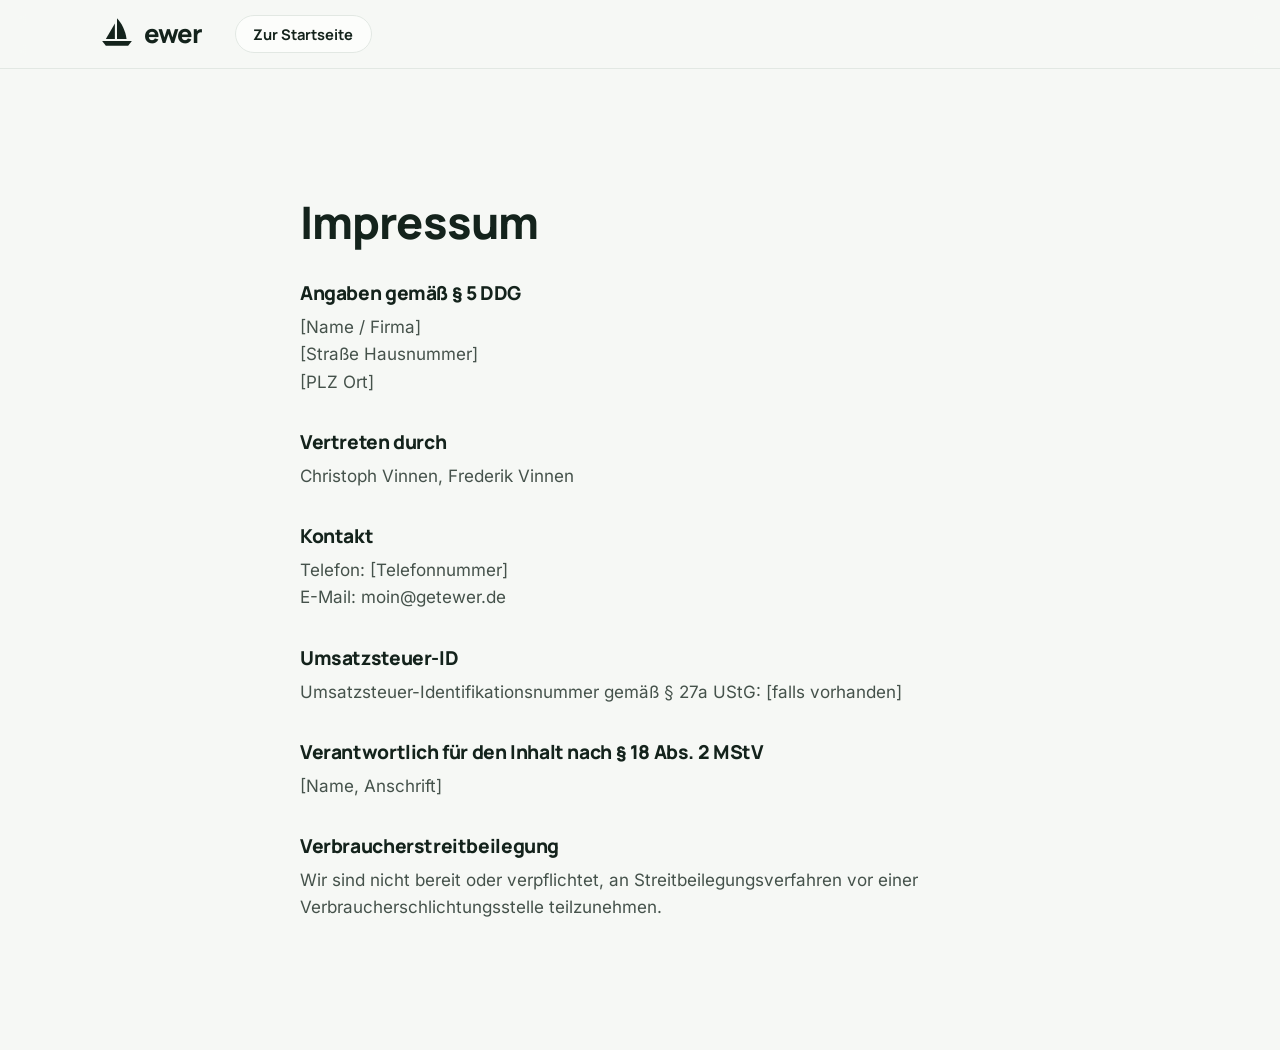
<file: impressum.html>
<!doctype html>
<html lang="de">
<head>
  <meta charset="utf-8">
  <meta name="viewport" content="width=device-width, initial-scale=1">
  <title>Impressum – Ewer</title>
  <meta name="robots" content="noindex">
  <link rel="icon" href="assets/img/favicon.svg" type="image/svg+xml">
  <link rel="stylesheet" href="assets/css/style.css">
</head>
<body class="legal">
  <header class="nav is-scrolled">
    <div class="wrap nav__inner">
      <a class="logo" href="./" aria-label="Ewer – zur Startseite">
        <svg class="logo__mark" viewBox="0 0 64 56" aria-hidden="true"><path fill="currentColor" d="M28 12v29H11z"/><path fill="currentColor" d="M32 2c9 9 16 24 18 39H32z"/><path fill="currentColor" d="M4 45h56l-7 9H11z"/></svg>
        <span>ewer</span>
      </a>
      <a class="btn btn--ghost btn--sm" href="./">Zur Startseite</a>
    </div>
  </header>

  <main class="section">
    <div class="wrap legal__body">
      <h1>Impressum</h1>

      <h2>Angaben gemäß § 5 DDG</h2>
      <p>
        [Name / Firma]<br>
        [Straße Hausnummer]<br>
        [PLZ Ort]
      </p>

      <h2>Vertreten durch</h2>
      <p>Christoph Vinnen, Frederik Vinnen</p>

      <h2>Kontakt</h2>
      <p>
        Telefon: [Telefonnummer]<br>
        E-Mail: moin@getewer.de
      </p>

      <h2>Umsatzsteuer-ID</h2>
      <p>Umsatzsteuer-Identifikationsnummer gemäß § 27a UStG: [falls vorhanden]</p>

      <h2>Verantwortlich für den Inhalt nach § 18 Abs. 2 MStV</h2>
      <p>[Name, Anschrift]</p>

      <h2>Verbraucherstreitbeilegung</h2>
      <p>Wir sind nicht bereit oder verpflichtet, an Streitbeilegungsverfahren vor einer Verbraucherschlichtungsstelle teilzunehmen.</p>
    </div>
  </main>
</body>
</html>
</file>
<file: assets/css/style.css>
/* ───────────── Fonts (lokal gehostet, kein externer Abruf) ───────────── */
@font-face {
  font-family: "Manrope";
  src: url("../fonts/manrope.woff2") format("woff2");
  font-weight: 200 800;
  font-display: swap;
}
@font-face {
  font-family: "Inter";
  src: url("../fonts/inter.woff2") format("woff2");
  font-weight: 100 900;
  font-display: swap;
}
@font-face {
  font-family: "JetBrains Mono";
  src: url("../fonts/jetbrains-mono.woff2") format("woff2");
  font-weight: 400;
  font-display: swap;
}

/* ───────────── Tokens (Farben aus dem Pitch) ───────────── */
:root {
  --bg: #f6f8f5;
  --surface: #fcfdfb;
  --tint: #edf2ee;
  --ink: #14231c;
  --text: #45524b;
  --muted: #6b7770;
  --line: #e2e8e3;
  --green: #1f5a44;
  --green-hover: #174835;
  --mint: #8dd0ad;
  --dark: #14231c;
  --dark-2: #1b2e25;
  --dark-line: #2a3f35;
  --dark-text: #c3cfc8;

  --radius: 14px;
  --radius-lg: 20px;
  --shadow: 0 1px 2px rgba(20, 35, 28, .04), 0 8px 24px rgba(20, 35, 28, .06);
  --wrap: 1160px;
  --gutter: clamp(16px, 4vw, 40px);

  --font-head: "Manrope", system-ui, sans-serif;
  --font-body: "Inter", system-ui, -apple-system, "Segoe UI", sans-serif;
  --font-mono: "JetBrains Mono", ui-monospace, "Cascadia Code", Consolas, monospace;
}

/* ───────────── Base ───────────── */
*, *::before, *::after { box-sizing: border-box; }
html { scroll-behavior: smooth; scroll-padding-top: 76px; -webkit-text-size-adjust: 100%; }
body {
  margin: 0;
  background: var(--bg);
  color: var(--text);
  font: 400 17px/1.6 var(--font-body);
  -webkit-font-smoothing: antialiased;
  overflow-x: hidden;
}
img { display: block; max-width: 100%; height: auto; }
a { color: var(--green); }
h1, h2, h3 {
  font-family: var(--font-head);
  color: var(--ink);
  letter-spacing: -.02em;
  line-height: 1.12;
  margin: 0 0 .5em;
  text-wrap: balance;
}
h1 { font-size: clamp(2.4rem, 5.6vw, 4.2rem); font-weight: 800; }
h2 { font-size: clamp(1.9rem, 3.8vw, 2.9rem); font-weight: 800; }
h3 { font-size: 1.25rem; font-weight: 700; letter-spacing: -.01em; }
p { margin: 0 0 1em; }
p:last-child { margin-bottom: 0; }

.wrap { width: 100%; max-width: var(--wrap); margin: 0 auto; padding: 0 var(--gutter); }
.accent { color: var(--green); }
.muted { color: var(--muted); }
.lead { font-size: clamp(1.05rem, 1.6vw, 1.2rem); max-width: 60ch; }

.eyebrow {
  font: 700 .8rem/1.2 var(--font-head);
  letter-spacing: .14em;
  text-transform: uppercase;
  color: var(--green);
  margin-bottom: 1rem;
}
.eyebrow--light { color: var(--mint); }

.callout {
  border-left: 3px solid var(--green);
  padding-left: 1rem;
  color: var(--green);
  font: 700 1.1rem/1.45 var(--font-head);
  margin-top: 2.5rem;
  max-width: 62ch;
}
.callout--light { border-color: var(--mint); color: var(--mint); }

.skip {
  position: absolute; left: -999px; top: 8px;
  background: var(--ink); color: #fff; padding: 8px 14px; border-radius: 8px; z-index: 100;
}
.skip:focus { left: 8px; }

:focus-visible { outline: 3px solid var(--mint); outline-offset: 3px; border-radius: 6px; }

/* ───────────── Buttons ───────────── */
.btn {
  display: inline-flex; align-items: center; justify-content: center; gap: .5rem;
  padding: .9rem 1.4rem;
  border-radius: 999px;
  border: 1.5px solid transparent;
  font: 700 1rem/1 var(--font-head);
  text-decoration: none;
  cursor: pointer;
  transition: background .2s, color .2s, border-color .2s, transform .2s;
}
.btn:hover { transform: translateY(-1px); }
.btn--primary { background: var(--green); color: #fff; }
.btn--primary:hover { background: var(--green-hover); }
.btn--ghost { border-color: var(--line); color: var(--ink); background: var(--surface); }
.btn--ghost:hover { border-color: var(--green); color: var(--green); }
.btn--light { background: var(--mint); color: var(--dark); }
.btn--light:hover { background: #a6ddc0; }
.btn--sm { padding: .65rem 1.1rem; font-size: .92rem; }
.btn--block { width: 100%; }
.btn[disabled] { opacity: .6; cursor: progress; transform: none; }

/* ───────────── Nav ───────────── */
.nav {
  position: sticky; top: 0; z-index: 50;
  background: rgba(246, 248, 245, .85);
  backdrop-filter: saturate(1.4) blur(12px);
  -webkit-backdrop-filter: saturate(1.4) blur(12px);
  border-bottom: 1px solid transparent;
  transition: border-color .2s;
}
.nav.is-scrolled { border-bottom-color: var(--line); }
.nav__inner { display: flex; align-items: center; gap: 2rem; height: 68px; }
.nav__links { display: flex; gap: 1.75rem; margin-left: auto; }
.nav__links a {
  color: var(--text); text-decoration: none; font-weight: 500; font-size: .95rem;
}
.nav__links a:hover { color: var(--green); }

.logo {
  display: inline-flex; align-items: center; gap: .6rem;
  color: var(--ink); text-decoration: none;
  font: 800 1.6rem/1 var(--font-head); letter-spacing: -.03em;
}
.logo__mark { width: 34px; height: 30px; margin-top: -4px; }
.logo--sm { font-size: 1.3rem; }
.logo--sm .logo__mark { width: 26px; height: 23px; }

/* ───────────── Hero ───────────── */
.hero {
  display: grid;
  grid-template-columns: 1.15fr 1fr;
  min-height: clamp(560px, calc(100svh - 68px), 860px);
}
.hero__text {
  align-self: center;
  padding: clamp(3rem, 8vw, 6rem) var(--gutter);
  padding-left: max(var(--gutter), calc((100vw - var(--wrap)) / 2 + var(--gutter)));
}
.hero__text .lead { margin: 1.5rem 0 2rem; }
.hero__cta { display: flex; flex-wrap: wrap; gap: .75rem; }
.hero__media { position: relative; overflow: hidden; background: var(--dark); }
.hero__media img { width: 100%; height: 100%; object-fit: cover; object-position: 30% center; }

/* ───────────── Sections ───────────── */
.section { padding: clamp(4.5rem, 10vw, 8rem) 0; }
.section--tint { background: var(--tint); }
.section--dark { background: var(--dark); color: var(--dark-text); }
.section--dark h2, .section--dark h3 { color: #fff; }

.grid { display: grid; gap: 1.25rem; margin-top: 3rem; }
.grid--3 { grid-template-columns: repeat(3, 1fr); }
.grid--2 { grid-template-columns: repeat(2, 1fr); }

.card {
  background: var(--surface);
  border: 1px solid var(--line);
  border-radius: var(--radius);
  padding: clamp(1.5rem, 3vw, 2rem);
  box-shadow: var(--shadow);
}
.card :where(p) { font-size: .98rem; }
.card__num {
  font: 700 .8rem/1 var(--font-head);
  letter-spacing: .12em; text-transform: uppercase;
  color: var(--green); margin-bottom: 1.25rem;
}

.icon {
  width: 48px; height: 48px; border-radius: 12px;
  display: grid; place-items: center;
  background: var(--tint); color: var(--green);
  margin-bottom: 1.25rem;
}
.section--tint .icon { background: var(--bg); }
.icon svg { width: 24px; height: 24px; fill: none; stroke: currentColor; stroke-width: 1.8; stroke-linecap: round; stroke-linejoin: round; }

/* ───────────── Testimonial ───────────── */
.testimonial {
  display: grid; grid-template-columns: minmax(240px, 380px) 1fr;
  gap: clamp(2rem, 6vw, 5rem); align-items: center;
}
.testimonial__photo { margin: 0; border-radius: var(--radius-lg); overflow: hidden; aspect-ratio: 4 / 5; }
.testimonial__photo img { width: 100%; height: 100%; object-fit: cover; }
.testimonial blockquote { margin: 0; }
.testimonial__quote {
  font: 800 clamp(1.7rem, 3.4vw, 2.6rem)/1.18 var(--font-head);
  letter-spacing: -.02em; color: #fff;
  margin-bottom: 1.5rem; text-wrap: balance;
}
.testimonial .callout { margin-top: 1.75rem; }
.byline {
  margin-top: 2rem; font: 700 .8rem/1 var(--font-head);
  letter-spacing: .12em; text-transform: uppercase; color: var(--dark-text);
}

/* ───────────── Vorher / Heute ───────────── */
.compare {
  margin-top: 3rem;
  background: var(--surface);
  border: 1px solid var(--line);
  border-radius: var(--radius);
  box-shadow: var(--shadow);
  overflow: hidden;
}
.compare__row {
  display: grid; grid-template-columns: 180px 1fr 1.25fr;
  gap: 1.5rem; padding: 1.35rem clamp(1.25rem, 3vw, 2rem);
  border-top: 1px solid var(--line);
  font-size: .98rem;
}
.compare__row strong { font-family: var(--font-head); color: var(--ink); }
.compare__row--head {
  border-top: 0; background: var(--tint);
  font: 700 .78rem/1 var(--font-head); letter-spacing: .12em; text-transform: uppercase; color: var(--muted);
}
.compare__row--head span:last-child { color: var(--green); }
.compare__before { color: var(--muted); }
.compare__after { color: var(--ink); font-weight: 500; }

/* ───────────── Hero-Schritte ───────────── */
.steps {
  list-style: none; padding: 0; margin: 2.75rem 0 0;
  display: flex; flex-wrap: wrap; align-items: center; gap: .5rem 0;
  font: 700 .95rem/1 var(--font-head); color: var(--ink);
}
.steps li { display: flex; align-items: center; gap: .5rem; }
.steps li + li::before {
  content: ""; width: 28px; height: 1.5px; background: var(--line); margin: 0 .9rem;
}
.steps span { font-size: .72rem; letter-spacing: .1em; color: var(--green); }

/* ───────────── Angebot: Säulen ───────────── */
.pillars { display: grid; grid-template-columns: repeat(3, 1fr); gap: 1.25rem; margin-top: 3.5rem; }
.pillar {
  position: relative; overflow: hidden;
  background: var(--surface); border: 1px solid var(--line); border-radius: var(--radius-lg);
  padding: clamp(1.5rem, 3vw, 2.25rem); box-shadow: var(--shadow);
  display: flex; flex-direction: column;
}
.pillar::after {
  content: ""; position: absolute; left: 0; right: 0; top: 0; height: 4px;
  background: var(--green); opacity: .25;
}
.pillar:nth-child(2)::after { opacity: .6; }
.pillar:nth-child(3)::after { opacity: 1; }
.pillar__head { display: flex; align-items: center; justify-content: space-between; margin-bottom: 1.5rem; }
.pillar__num { font: 800 2.6rem/1 var(--font-head); color: transparent; -webkit-text-stroke: 1.5px var(--green); letter-spacing: -.02em; }
.pillar__tag {
  font: 700 .75rem/1 var(--font-head); letter-spacing: .14em; text-transform: uppercase;
  color: var(--green); background: var(--tint); padding: .5rem .75rem; border-radius: 999px;
}
.pillar h3 { font-size: 1.4rem; }
.pillar > p { font-size: .98rem; }
.ticks { list-style: none; margin: 1.25rem 0 0; padding: 1.25rem 0 0; display: grid; gap: .6rem; border-top: 1px solid var(--line); }
.ticks li { position: relative; padding-left: 1.6rem; font-size: .95rem; color: var(--ink); }
.ticks li::before {
  content: ""; position: absolute; left: 0; top: .3em; width: 1.05rem; height: 1.05rem; border-radius: 50%;
  background: var(--tint) url("data:image/svg+xml,%3Csvg xmlns='http://www.w3.org/2000/svg' viewBox='0 0 16 16'%3E%3Cpath d='M4.5 8.3l2.2 2.2 4.8-5' fill='none' stroke='%231f5a44' stroke-width='1.8' stroke-linecap='round' stroke-linejoin='round'/%3E%3C/svg%3E") center / 100% no-repeat;
}

/* ───────────── Demo / Terminal ───────────── */
.demo { display: grid; grid-template-columns: 1fr 1.15fr; gap: clamp(2rem, 5vw, 4.5rem); align-items: center; }
.demo__text > p { max-width: 52ch; }
.howto { list-style: none; padding: 0; margin: 2rem 0; display: grid; gap: 1rem; counter-reset: step; }
.howto li { position: relative; padding-left: 2.75rem; font-size: .97rem; counter-increment: step; }
.howto li::before {
  content: counter(step); position: absolute; left: 0; top: .05rem;
  width: 1.9rem; height: 1.9rem; border-radius: 50%; display: grid; place-items: center;
  background: var(--green); color: #fff; font: 700 .85rem/1 var(--font-head);
}
.howto strong { display: block; font-family: var(--font-head); color: var(--ink); }

.tabs { display: inline-flex; gap: .25rem; padding: .3rem; background: var(--surface); border: 1px solid var(--line); border-radius: 999px; }
.tab {
  font: 600 .9rem/1 var(--font-head); color: var(--text); background: transparent;
  border: 0; border-radius: 999px; padding: .65rem 1.05rem; cursor: pointer; transition: background .2s, color .2s;
}
.tab:hover { color: var(--green); }
.tab.is-active { background: var(--green); color: #fff; }

.terminal {
  min-width: 0;
  background: var(--dark); border-radius: var(--radius-lg); overflow: hidden;
  box-shadow: 0 2px 4px rgba(20, 35, 28, .08), 0 24px 60px rgba(20, 35, 28, .22);
  border: 1px solid var(--dark-line);
}
.terminal__bar { position: relative; display: flex; align-items: center; padding: 13px 16px; border-bottom: 1px solid var(--dark-line); background: var(--dark-2); }
.terminal__dots { display: flex; gap: 7px; }
.terminal__dots i { width: 11px; height: 11px; border-radius: 50%; background: #e4675f; }
.terminal__dots i:nth-child(2) { background: #e9b949; }
.terminal__dots i:nth-child(3) { background: var(--mint); }
.terminal__title { position: absolute; left: 50%; transform: translateX(-50%); font: 500 .8rem/1 var(--font-mono); color: #93a59b; }
.terminal__body {
  margin: 0; padding: 1.4rem 1.5rem 1.6rem;
  font: 400 .9rem/1.8 var(--font-mono); color: #e6efe9;
  white-space: pre-wrap; word-break: break-word;
  height: 21em; overflow: hidden;
}
.t-dim { color: #7f948a; }
.t-brand {
  display: inline-block; padding: 0 .5em; border-radius: 4px;
  background: var(--mint); color: var(--dark); font-weight: 700; line-height: 1.5;
}
.t-user { color: #fff; font-weight: 700; }
.t-ok { color: var(--mint); }
.t-warn { color: #e9b949; }
.t-ask { color: #9fc7ff; }
.t-live { color: var(--mint); font-weight: 700; }
.t-spin { color: #e9b949; }
.caret { display: inline-block; width: .55em; height: 1.15em; background: var(--mint); vertical-align: -.22em; animation: blink 1s steps(1) infinite; }
@keyframes blink { 50% { opacity: 0; } }

/* ───────────── Betrieb ───────────── */
.promises { list-style: none; padding: 0; margin: 1.75rem 0 0; display: flex; flex-wrap: wrap; gap: .6rem; }
.promises li {
  display: inline-flex; align-items: center; gap: .5rem;
  padding: .55rem .95rem .55rem .7rem; border-radius: 999px;
  background: var(--tint); color: var(--green); font: 700 .9rem/1.2 var(--font-head);
}
.promises li::before {
  content: ""; width: 1.05rem; height: 1.05rem; border-radius: 50%; flex: none;
  background: var(--green) url("data:image/svg+xml,%3Csvg xmlns='http://www.w3.org/2000/svg' viewBox='0 0 16 16'%3E%3Cpath d='M4.5 8.3l2.2 2.2 4.8-5' fill='none' stroke='%23fff' stroke-width='1.8' stroke-linecap='round' stroke-linejoin='round'/%3E%3C/svg%3E") center / 100% no-repeat;
}

.flow {
  list-style: none; padding: 0; margin: 3.5rem 0 0;
  display: grid; grid-template-columns: repeat(5, 1fr); position: relative;
}
.flow::before {
  content: ""; position: absolute; left: 10%; right: 10%; top: 9px; height: 2px;
  background: linear-gradient(90deg, var(--line), var(--green));
}
.flow li { position: relative; display: grid; justify-items: center; align-content: start; text-align: center; gap: .3rem; padding: 0 .5rem; }
.flow__dot { width: 20px; height: 20px; border-radius: 50%; background: var(--bg); border: 2px solid var(--green); margin-bottom: .6rem; position: relative; z-index: 1; }
.flow li:last-child .flow__dot { background: var(--green); }
.flow__dot--pulse::after {
  content: ""; position: absolute; inset: -6px; border-radius: 50%; border: 2px solid var(--green);
  animation: pulse 2.2s ease-out infinite;
}
@keyframes pulse { from { transform: scale(.6); opacity: .8; } to { transform: scale(1.6); opacity: 0; } }
.flow strong { font-family: var(--font-head); color: var(--ink); font-size: 1.02rem; }
.flow small { font-size: .85rem; color: var(--muted); line-height: 1.35; }

.ops { display: grid; gap: 1.25rem; margin-top: 3.5rem; }
.ops__grid { margin-top: 0; gap: 1rem; }
.op { padding: 1.35rem 1.4rem; background: var(--surface); border: 1px solid var(--line); border-radius: var(--radius); }
.op .icon { width: 40px; height: 40px; border-radius: 10px; margin-bottom: .9rem; }
.op .icon svg { width: 21px; height: 21px; }
.op h3 { font-size: 1.05rem; margin-bottom: .35em; }
.op p { font-size: .92rem; }

.dashboard {
  margin: 0; display: grid; grid-template-columns: 1fr 1.9fr; align-items: center; gap: clamp(1.5rem, 4vw, 3rem);
  background: var(--dark); color: var(--dark-text); border-radius: var(--radius-lg);
  padding: clamp(1.5rem, 4vw, 2.5rem); overflow: hidden;
}
.dashboard img { border-radius: 10px; background: #f8f6f1; box-shadow: 0 12px 40px rgba(0, 0, 0, .35); }
.dashboard figcaption { order: -1; font-size: 1rem; }
.dashboard strong { display: block; margin-bottom: .5rem; color: #fff; font: 800 1.35rem/1.25 var(--font-head); letter-spacing: -.01em; }

/* ───────────── Story / Warum Ewer ───────────── */
.story { display: grid; grid-template-columns: 1fr 1fr; background: var(--bg); min-height: 620px; }
.story__media { overflow: hidden; }
.story__media img { width: 100%; height: 100%; object-fit: cover; }
.story__text { display: flex; align-items: center; padding: clamp(3rem, 7vw, 5rem) var(--gutter); }
.card--float { max-width: 520px; padding: clamp(1.75rem, 4vw, 2.75rem); }
.card--float h2 { font-size: clamp(1.8rem, 3.2vw, 2.5rem); }
.card--float :where(p) { font-size: 1.02rem; }
.card--float .callout { margin-top: 1.75rem; }

/* ───────────── Preise ───────────── */
.price { display: flex; flex-direction: column; }
.price h3 { margin-bottom: .6rem; }
.price__amount { font: 800 2.3rem/1 var(--font-head); color: var(--ink); letter-spacing: -.02em; margin-bottom: .6rem; }
.price__unit {
  font: 700 .78rem/1 var(--font-head); letter-spacing: .12em; text-transform: uppercase;
  color: var(--green); margin-bottom: 1.25rem;
}
.price--featured { background: var(--dark); border-color: var(--dark); color: var(--dark-text); }
.price--featured h3, .price--featured .price__amount { color: #fff; }
.price__pillar {
  align-self: flex-start; font: 700 .72rem/1 var(--font-head); letter-spacing: .12em; text-transform: uppercase;
  color: var(--green); background: var(--tint); padding: .45rem .7rem; border-radius: 999px; margin-bottom: 1.25rem;
}
.price--featured .price__pillar { background: rgba(141, 208, 173, .14); color: var(--mint); }
.price--featured .price__unit { color: var(--mint); }
.fineprint { margin-top: 1.75rem; font-size: .93rem; color: var(--muted); }
.fineprint strong { color: var(--ink); }

/* ───────────── Team ───────────── */
.person { display: grid; grid-template-columns: 112px 1fr; gap: 1.5rem; align-items: start; }
.person__photo {
  width: 112px; height: 112px; border-radius: 50%;
  object-fit: cover; object-position: center 20%;
  border: 3px solid var(--green);
}
.person h3 { font-size: 1.45rem; margin-bottom: .35em; }
.person__role {
  font: 700 .78rem/1.4 var(--font-head); letter-spacing: .1em; text-transform: uppercase;
  color: var(--green); margin-bottom: .9rem;
}

/* ───────────── Kontakt ───────────── */
.contact { display: grid; grid-template-columns: 1fr 1.1fr; gap: clamp(2.5rem, 6vw, 5rem); align-items: start; }
.contact__intro .lead { color: var(--dark-text); }
.contact__sub { color: #93a59b; font-size: .95rem; }
.contact__direct { list-style: none; padding: 0; margin: 2rem 0 0; display: grid; gap: .75rem; }
.contact__direct li { display: flex; align-items: center; gap: .75rem; }
.contact__direct svg { width: 22px; height: 22px; fill: none; stroke: var(--mint); stroke-width: 1.8; stroke-linecap: round; stroke-linejoin: round; flex: none; }
.contact__direct a { color: #fff; font-weight: 600; text-decoration: none; border-bottom: 1px solid var(--dark-line); }
.contact__direct a:hover { border-color: var(--mint); }
.contact__brand { margin-top: 3.5rem; display: flex; align-items: center; gap: 1.25rem; color: #eef3ef; }
.contact__brand svg { width: 64px; height: 56px; flex: none; }
.contact__brand p { font: 700 1.05rem/1.4 var(--font-head); color: var(--mint); margin: 0; }

.form {
  background: var(--dark-2); border: 1px solid var(--dark-line);
  border-radius: var(--radius-lg); padding: clamp(1.5rem, 4vw, 2.25rem);
  display: grid; gap: 1.1rem;
}
.form__row { display: grid; grid-template-columns: 1fr 1fr; gap: 1.1rem; }
.field { display: grid; gap: .45rem; }
.field span, .chips legend { font: 600 .88rem/1.3 var(--font-head); color: #eef3ef; }
.field input, .field textarea {
  width: 100%; font: inherit; font-size: 1rem; color: #fff;
  background: var(--dark); border: 1px solid var(--dark-line); border-radius: 10px;
  padding: .8rem .95rem; transition: border-color .2s, box-shadow .2s;
}
.field textarea { resize: vertical; min-height: 120px; }
.field input:focus, .field textarea:focus { outline: none; border-color: var(--mint); box-shadow: 0 0 0 3px rgba(141, 208, 173, .2); }
.field input[aria-invalid="true"], .field textarea[aria-invalid="true"] { border-color: #e4867f; }

.chips { border: 0; padding: 0; margin: 0; display: flex; flex-wrap: wrap; gap: .5rem; }
.chips legend { margin-bottom: .6rem; padding: 0; }
.chips label { cursor: pointer; }
.chips input { position: absolute; opacity: 0; pointer-events: none; }
.chips span {
  display: inline-block; padding: .5rem .95rem; border-radius: 999px;
  border: 1px solid var(--dark-line); color: var(--dark-text); font-size: .92rem; font-weight: 500;
  transition: all .2s;
}
.chips label:hover span { border-color: var(--mint); }
.chips input:checked + span { background: var(--mint); border-color: var(--mint); color: var(--dark); }
.chips input:focus-visible + span { outline: 3px solid var(--mint); outline-offset: 2px; }

.field small { font-weight: 400; color: #93a59b; }
.h-captcha { min-height: 78px; }
.hp { position: absolute; left: -9999px; width: 1px; height: 1px; opacity: 0; }
.form__status:empty { display: none; }
.form__status { margin: 0; font-size: .95rem; font-weight: 600; color: var(--mint); }
.form__status.is-error { color: #f0a39d; }
.form__hint { font-size: .8rem; color: #93a59b; margin: 0; }
.form__hint a { color: var(--dark-text); }

/* ───────────── Footer ───────────── */
.footer { background: var(--dark); color: #93a59b; border-top: 1px solid var(--dark-line); padding: 2rem 0; font-size: .9rem; }
.footer__inner { display: flex; align-items: center; gap: 1.5rem; flex-wrap: wrap; }
.footer .logo { color: #eef3ef; }
.footer p { margin: 0; }
.footer nav { margin-left: auto; display: flex; gap: 1.25rem; }
.footer a:not(.logo) { color: var(--dark-text); text-decoration: none; }
.footer a:not(.logo):hover { color: var(--mint); }

/* ───────────── Reveal-Animation ───────────── */
.js .reveal { opacity: 0; transform: translateY(18px); transition: opacity .7s ease, transform .7s ease; }
.js .reveal.is-visible { opacity: 1; transform: none; }
@media (prefers-reduced-motion: reduce) {
  html { scroll-behavior: auto; }
  .js .reveal { opacity: 1; transform: none; transition: none; }
  .btn:hover { transform: none; }
  .caret, .flow__dot--pulse::after { animation: none; }
}

/* ───────────── Responsive ───────────── */
@media (max-width: 980px) {
  .nav__links { display: none; }
  .nav__inner { justify-content: space-between; }
  .hero { grid-template-columns: 1fr; min-height: 0; }
  .hero__text { padding: 3.5rem var(--gutter) 3rem; }
  .hero__media { aspect-ratio: 4 / 3; max-height: 60vh; }
  .grid--3 { grid-template-columns: 1fr; }
  .pillars { grid-template-columns: 1fr; }
  .demo { grid-template-columns: 1fr; }
  .dashboard { grid-template-columns: 1fr; }
  .flow { grid-template-columns: 1fr; gap: 1.1rem; }
  .flow::before { left: 9px; right: auto; top: 10px; bottom: 10px; width: 2px; height: auto; background: linear-gradient(180deg, var(--line), var(--green)); }
  .flow li { grid-template-columns: 20px auto 1fr; justify-items: start; text-align: left; align-items: baseline; gap: .9rem; padding: 0; }
  .flow__dot { margin: 0; align-self: center; }
  .story { grid-template-columns: 1fr; min-height: 0; }
  .story__media { aspect-ratio: 16 / 10; }
  .story__text { justify-content: center; margin-top: -5rem; padding-top: 0; position: relative; }
  .contact { grid-template-columns: 1fr; }
  .testimonial { grid-template-columns: 1fr; }
  .testimonial__photo { max-width: 320px; aspect-ratio: 1; }
}
@media (max-width: 720px) {
  body { font-size: 16px; }
  .grid--2 { grid-template-columns: 1fr; }
  .compare__row { grid-template-columns: 1fr; gap: .35rem; }
  .compare__row--head { display: none; }
  .compare__before::before { content: "Vorher: "; font-weight: 600; }
  .compare__after::before { content: "Heute: "; font-weight: 700; color: var(--green); }
  .ops__grid { grid-template-columns: 1fr; }
  .op { display: grid; grid-template-columns: 40px 1fr; column-gap: 1rem; padding: 1.1rem 1.2rem; }
  .op .icon { grid-row: span 2; margin: 0; }
  .terminal__body { font-size: .78rem; height: 24em; padding: 1.1rem 1rem 1.3rem; }
  .terminal__title { display: none; }
  .tabs { display: flex; width: 100%; }
  .tab { flex: 1; padding: .65rem .5rem; }
  .steps li + li::before { width: 16px; margin: 0 .6rem; }
  .form__row { grid-template-columns: 1fr; }
  .person { grid-template-columns: 1fr; gap: 1rem; }
  .person__photo { width: 88px; height: 88px; }
  .footer nav { margin-left: 0; width: 100%; }
}

/* ───────────── Rechtliche Seiten ───────────── */
.legal__body { max-width: 760px; }
.legal__body h1 { font-size: clamp(2rem, 4vw, 2.8rem); }
.legal__body h2 { font-size: 1.2rem; margin-top: 2.25rem; }
</file>
